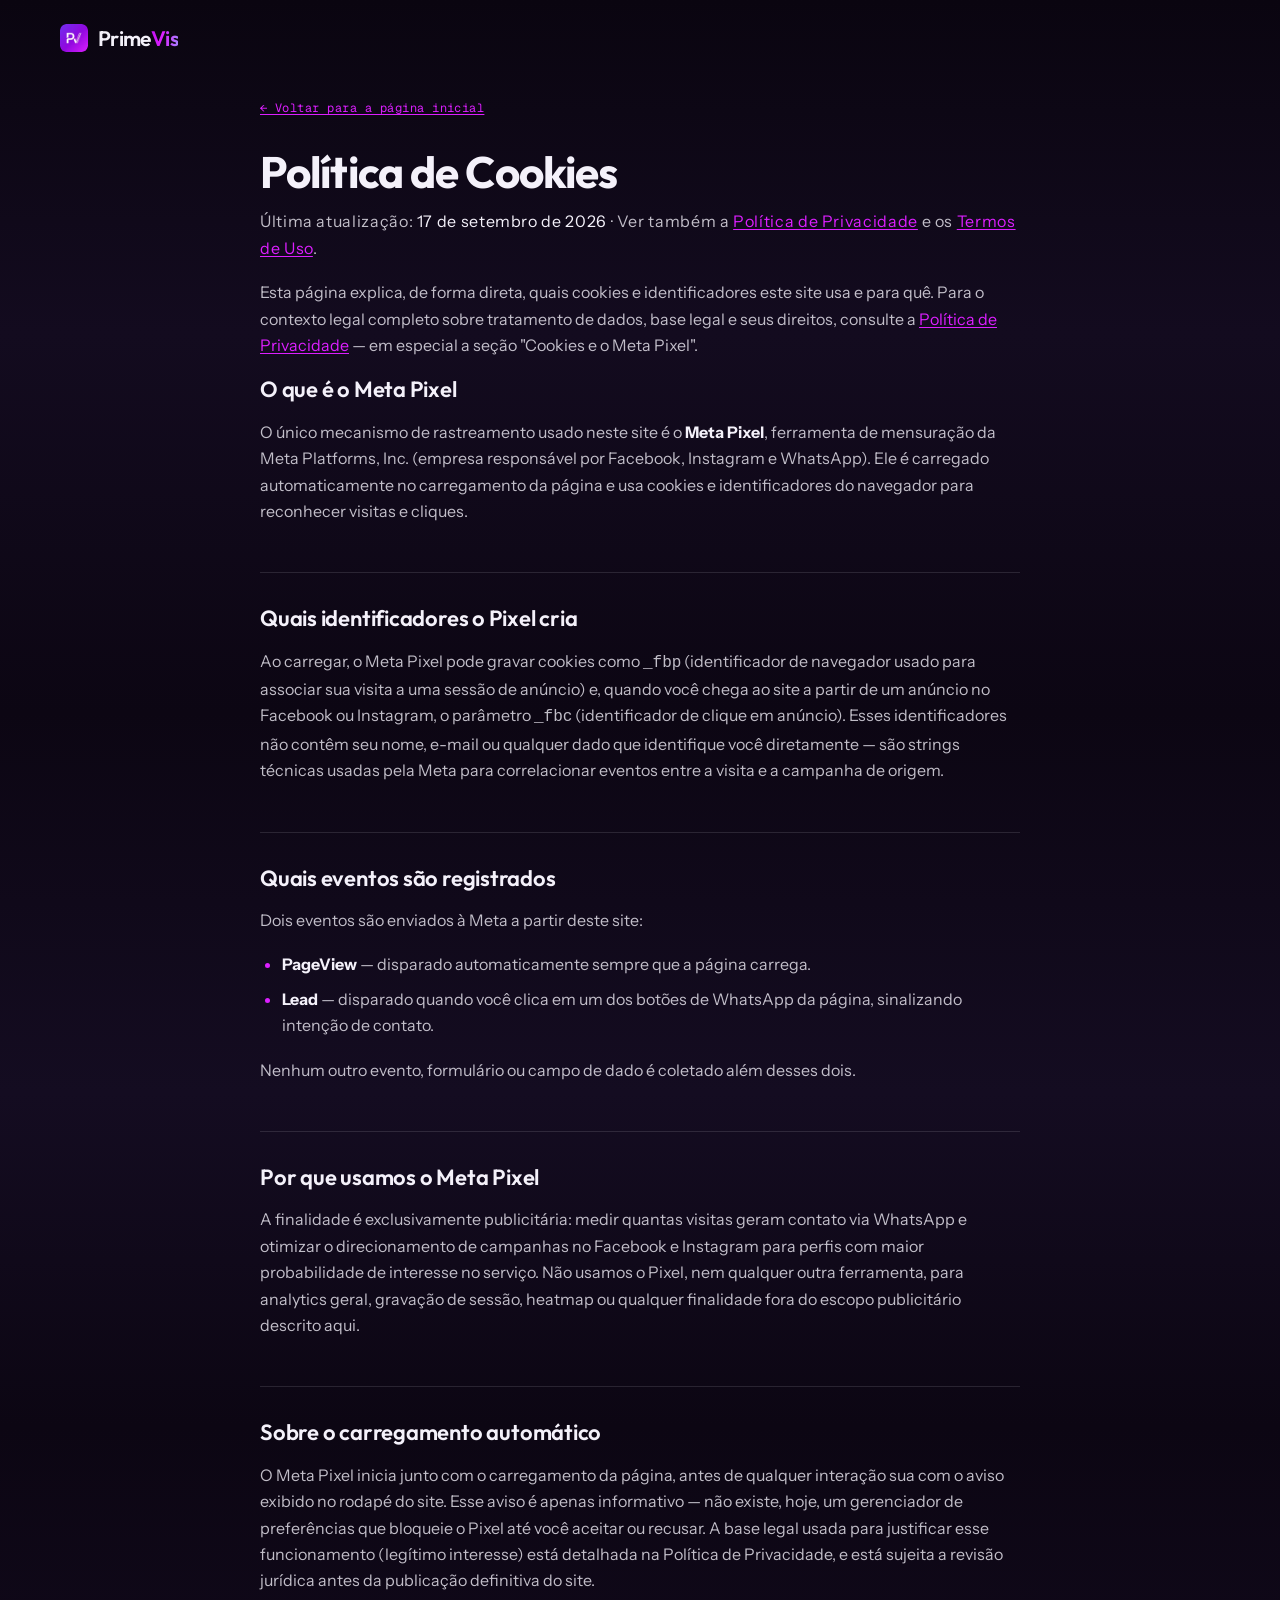
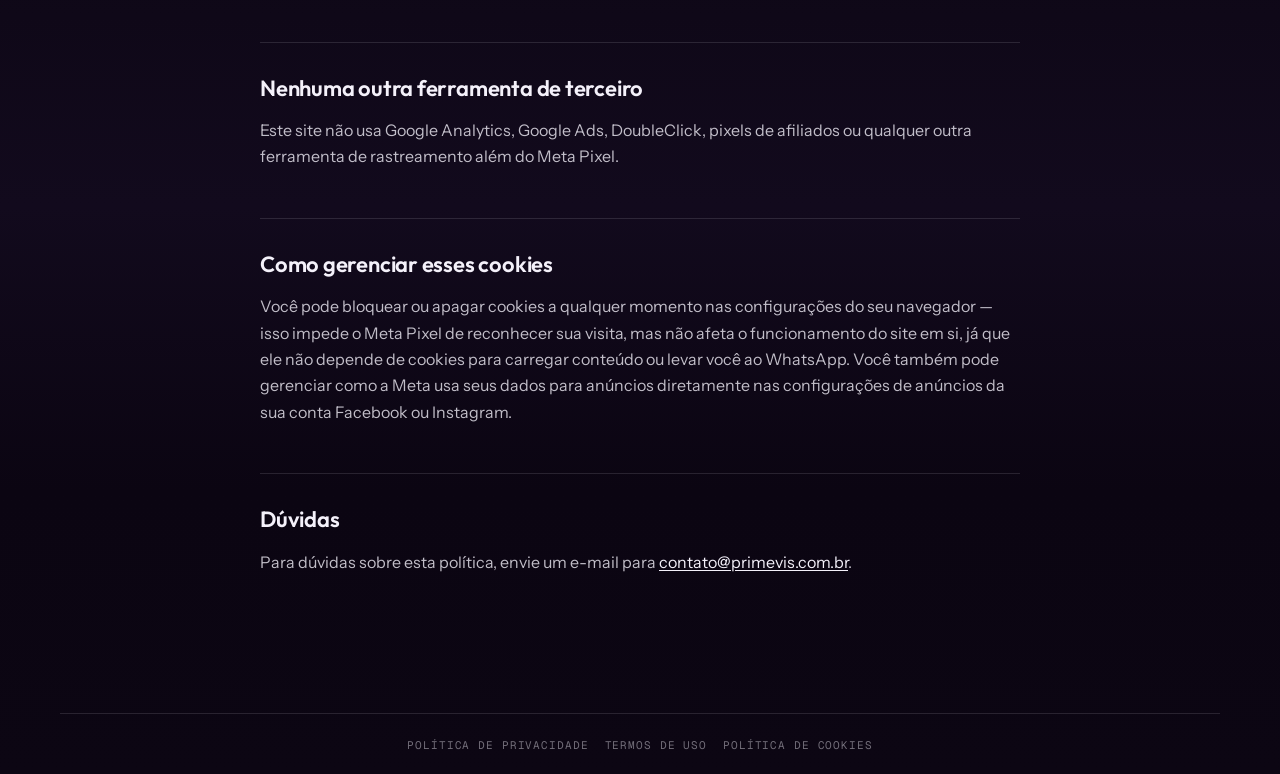
<file: politica-de-cookies.html>
<!DOCTYPE html>
<html lang="pt-BR">
<head>
<meta charset="utf-8">
<meta name="viewport" content="width=device-width, initial-scale=1">
<title>Política de Cookies | PrimeVis</title>
<meta name="description" content="Quais cookies e identificadores o Meta Pixel cria neste site, e para quê.">
<meta name="robots" content="noindex, nofollow">

<link rel="preconnect" href="https://fonts.googleapis.com">
<link rel="preconnect" href="https://fonts.gstatic.com" crossorigin>
<link rel="stylesheet" media="print" onload="this.media='all'"
      href="https://fonts.googleapis.com/css2?family=Outfit:wght@400;500;600;700&family=Instrument+Sans:wght@400;500;600;700&family=Geist+Mono:wght@400;500&display=swap">
<noscript><link rel="stylesheet" href="https://fonts.googleapis.com/css2?family=Outfit:wght@400;500;600;700&family=Instrument+Sans:wght@400;500;600;700&family=Geist+Mono:wght@400;500&display=swap"></noscript>

<link rel="icon" type="image/png" sizes="32x32" href="assets/img/favicon-32.png">
<link rel="icon" type="image/png" sizes="512x512" href="assets/img/favicon-source-512.png">
<link rel="apple-touch-icon" href="assets/img/apple-touch-icon.png">

<link rel="stylesheet" href="assets/css/tokens/colors.css">
<link rel="stylesheet" href="assets/css/tokens/typography.css">
<link rel="stylesheet" href="assets/css/tokens/spacing.css">
<link rel="stylesheet" href="assets/css/tokens/shape.css">
<link rel="stylesheet" href="assets/css/tokens/motion.css">
<link rel="stylesheet" href="assets/css/legal.css">

<style>
body{margin:0;background:#0C0613}
a{color:#DC1FFF;text-decoration:none}
a:hover{color:#F4F1FA}
.pv-header-inner{flex-wrap:wrap;row-gap:12px}
</style>

<!-- Meta Pixel Code -->
<script src="assets/js/capi-relay.js"></script>
<script>
!function(f,b,e,v,n,t,s)
{if(f.fbq)return;n=f.fbq=function(){n.callMethod?
n.callMethod.apply(n,arguments):n.queue.push(arguments)};
if(!f._fbq)f._fbq=n;n.push=n;n.loaded=!0;n.version='2.0';
n.queue=[];t=b.createElement(e);t.async=!0;
t.src=v;s=b.getElementsByTagName(e)[0];
s.parentNode.insertBefore(t,s)}(window, document,'script',
'https://connect.facebook.net/en_US/fbevents.js');
fbq('init', '692402367298918');
var pvPageViewId = window.PV_CAPI.genId('pv');
fbq('track', 'PageView', {}, {eventID: pvPageViewId});
window.PV_CAPI.send('PageView', pvPageViewId);
</script>
<noscript><img height="1" width="1" style="display:none"
src="https://www.facebook.com/tr?id=692402367298918&ev=PageView&noscript=1"
/></noscript>
<!-- End Meta Pixel Code -->
</head>
<body>
<div style="font-family:'Instrument Sans',system-ui,sans-serif;background:#0C0613;background-image:linear-gradient(180deg,#0A0510 0%,#130B1F 14%,#0C0613 30%,#140C21 46%,#0C0613 60%,#120A1D 76%,#0B0512 88%,#0C0613 100%);color:#F4F1FA;overflow-x:hidden;min-height:100vh;display:flex;flex-direction:column">

<header style="padding:24px">
<div class="pv-header-inner" style="max-width:1160px;margin:0 auto;display:flex;align-items:center;justify-content:space-between;gap:40px">
<a href="index.html" style="display:inline-flex;align-items:center;gap:10px"><img src="assets/img/logo-primevis-128.webp" alt="PrimeVis" width="28" height="28" style="display:block;width:28px;height:28px;border-radius:22%"><span style="font-family:'Outfit',system-ui,sans-serif;font-weight:600;font-size:21px;letter-spacing:-.03em;color:#F4F1FA">Prime<span style="background-image:linear-gradient(96deg,#C112F0 0%,#DC1FFF 44%,#A683FF 100%);-webkit-background-clip:text;background-clip:text;-webkit-text-fill-color:transparent;color:#DC1FFF">Vis</span></span></a>
</div>
</header>

<main style="flex:1 0 auto;padding:24px 24px 96px">
<div class="pv-legal" style="max-width:760px;margin:0 auto">
<nav class="pv-legal-nav"><a href="index.html">← Voltar para a página inicial</a></nav>

<h1>Política de Cookies</h1>
<p class="pv-legal-meta">Última atualização: <span data-legal="ultimaAtualizacao">17 de setembro de 2026</span> · Ver também a <a href="politica-de-privacidade.html">Política de Privacidade</a> e os <a href="termos-de-uso.html">Termos de Uso</a>.</p>

<p>Esta página explica, de forma direta, quais cookies e identificadores este site usa e para quê. Para o contexto legal completo sobre tratamento de dados, base legal e seus direitos, consulte a <a href="politica-de-privacidade.html">Política de Privacidade</a> — em especial a seção "Cookies e o Meta Pixel".</p>

<h2>O que é o Meta Pixel</h2>
<p>O único mecanismo de rastreamento usado neste site é o <strong>Meta Pixel</strong>, ferramenta de mensuração da Meta Platforms, Inc. (empresa responsável por Facebook, Instagram e WhatsApp). Ele é carregado automaticamente no carregamento da página e usa cookies e identificadores do navegador para reconhecer visitas e cliques.</p>

<h2>Quais identificadores o Pixel cria</h2>
<p>Ao carregar, o Meta Pixel pode gravar cookies como <code>_fbp</code> (identificador de navegador usado para associar sua visita a uma sessão de anúncio) e, quando você chega ao site a partir de um anúncio no Facebook ou Instagram, o parâmetro <code>_fbc</code> (identificador de clique em anúncio). Esses identificadores não contêm seu nome, e-mail ou qualquer dado que identifique você diretamente — são strings técnicas usadas pela Meta para correlacionar eventos entre a visita e a campanha de origem.</p>

<h2>Quais eventos são registrados</h2>
<p>Dois eventos são enviados à Meta a partir deste site:</p>
<ul>
<li><strong>PageView</strong> — disparado automaticamente sempre que a página carrega.</li>
<li><strong>Lead</strong> — disparado quando você clica em um dos botões de WhatsApp da página, sinalizando intenção de contato.</li>
</ul>
<p>Nenhum outro evento, formulário ou campo de dado é coletado além desses dois.</p>

<h2>Por que usamos o Meta Pixel</h2>
<p>A finalidade é exclusivamente publicitária: medir quantas visitas geram contato via WhatsApp e otimizar o direcionamento de campanhas no Facebook e Instagram para perfis com maior probabilidade de interesse no serviço. Não usamos o Pixel, nem qualquer outra ferramenta, para analytics geral, gravação de sessão, heatmap ou qualquer finalidade fora do escopo publicitário descrito aqui.</p>

<h2>Sobre o carregamento automático</h2>
<p>O Meta Pixel inicia junto com o carregamento da página, antes de qualquer interação sua com o aviso exibido no rodapé do site. Esse aviso é apenas informativo — não existe, hoje, um gerenciador de preferências que bloqueie o Pixel até você aceitar ou recusar. A base legal usada para justificar esse funcionamento (legítimo interesse) está detalhada na Política de Privacidade, e está sujeita a revisão jurídica antes da publicação definitiva do site.</p>

<h2>Nenhuma outra ferramenta de terceiro</h2>
<p>Este site não usa Google Analytics, Google Ads, DoubleClick, pixels de afiliados ou qualquer outra ferramenta de rastreamento além do Meta Pixel.</p>

<h2>Como gerenciar esses cookies</h2>
<p>Você pode bloquear ou apagar cookies a qualquer momento nas configurações do seu navegador — isso impede o Meta Pixel de reconhecer sua visita, mas não afeta o funcionamento do site em si, já que ele não depende de cookies para carregar conteúdo ou levar você ao WhatsApp. Você também pode gerenciar como a Meta usa seus dados para anúncios diretamente nas configurações de anúncios da sua conta Facebook ou Instagram.</p>

<h2>Dúvidas</h2>
<p>Para dúvidas sobre esta política, envie um e-mail para <a href="mailto:contato@primevis.com.br" data-legal="emailPrivacidade">contato@primevis.com.br</a>.</p>

</div>
</main>

<footer style="padding:24px">
<div style="max-width:1160px;margin:0 auto;display:flex;flex-wrap:wrap;align-items:center;justify-content:center;gap:16px;border-top:1px solid rgba(244,241,250,.12);padding-top:24px">
<a href="politica-de-privacidade.html" style="font-family:'Geist Mono',ui-monospace,monospace;font-size:11px;letter-spacing:.08em;color:rgba(244,241,250,.44)">POLÍTICA DE PRIVACIDADE</a>
<a href="termos-de-uso.html" style="font-family:'Geist Mono',ui-monospace,monospace;font-size:11px;letter-spacing:.08em;color:rgba(244,241,250,.44)">TERMOS DE USO</a>
<a href="politica-de-cookies.html" style="font-family:'Geist Mono',ui-monospace,monospace;font-size:11px;letter-spacing:.08em;color:rgba(244,241,250,.44)">POLÍTICA DE COOKIES</a>
</div>
</footer>

</div>

<script src="assets/js/legal-config.js"></script>
<script src="assets/js/legal-fill.js"></script>
</body>
</html>
</file>
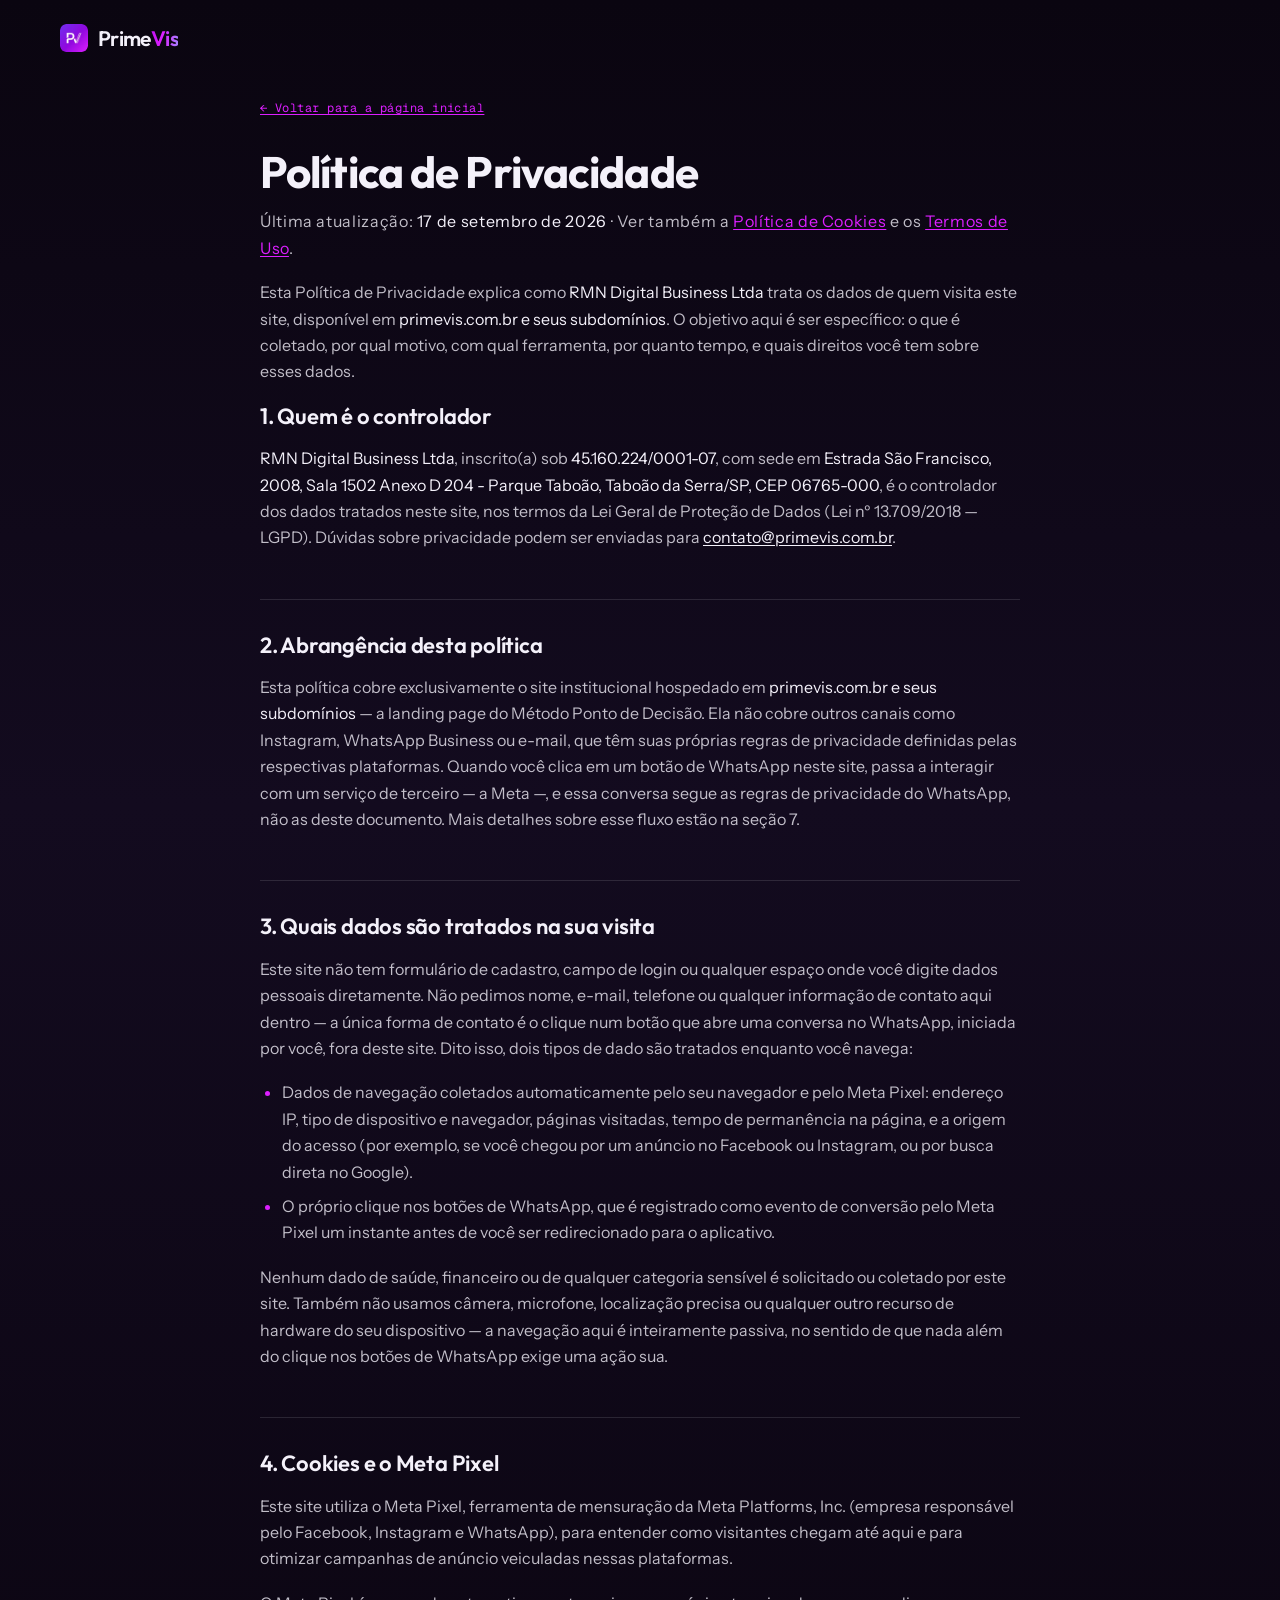
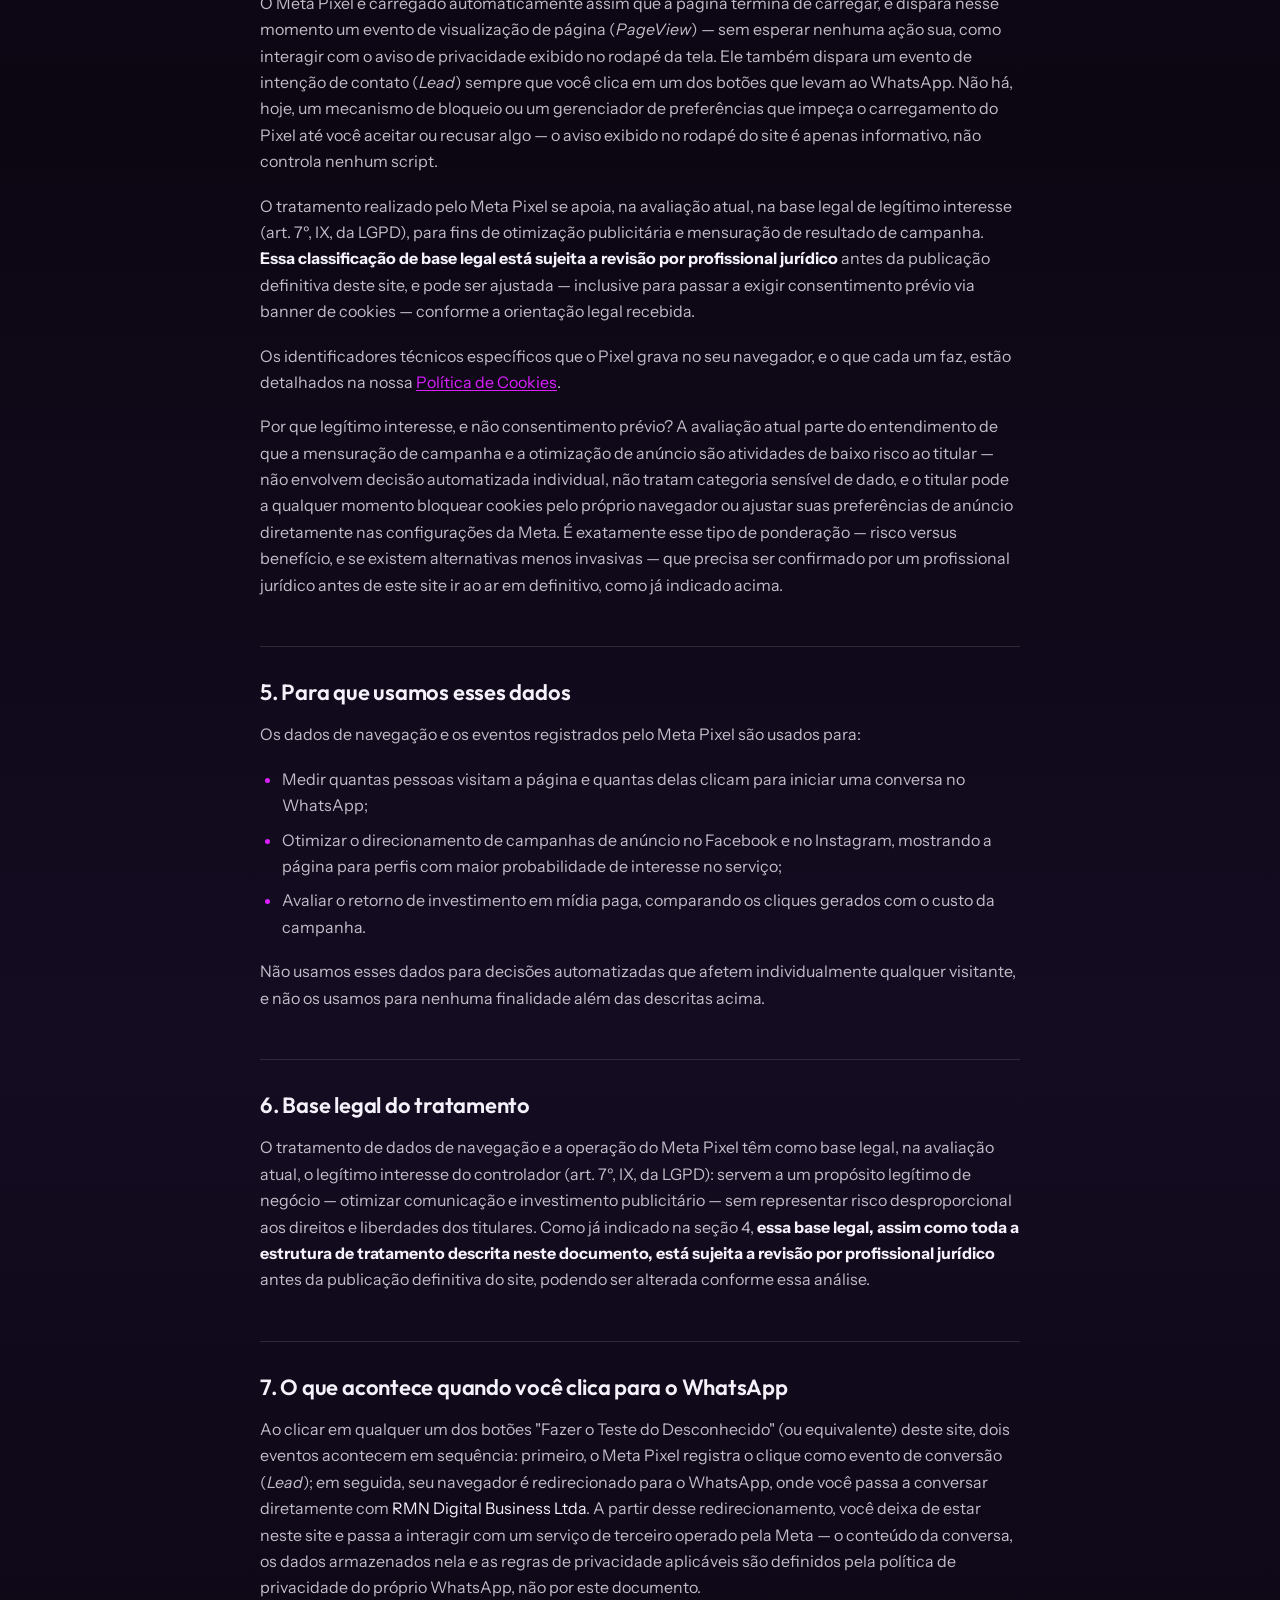
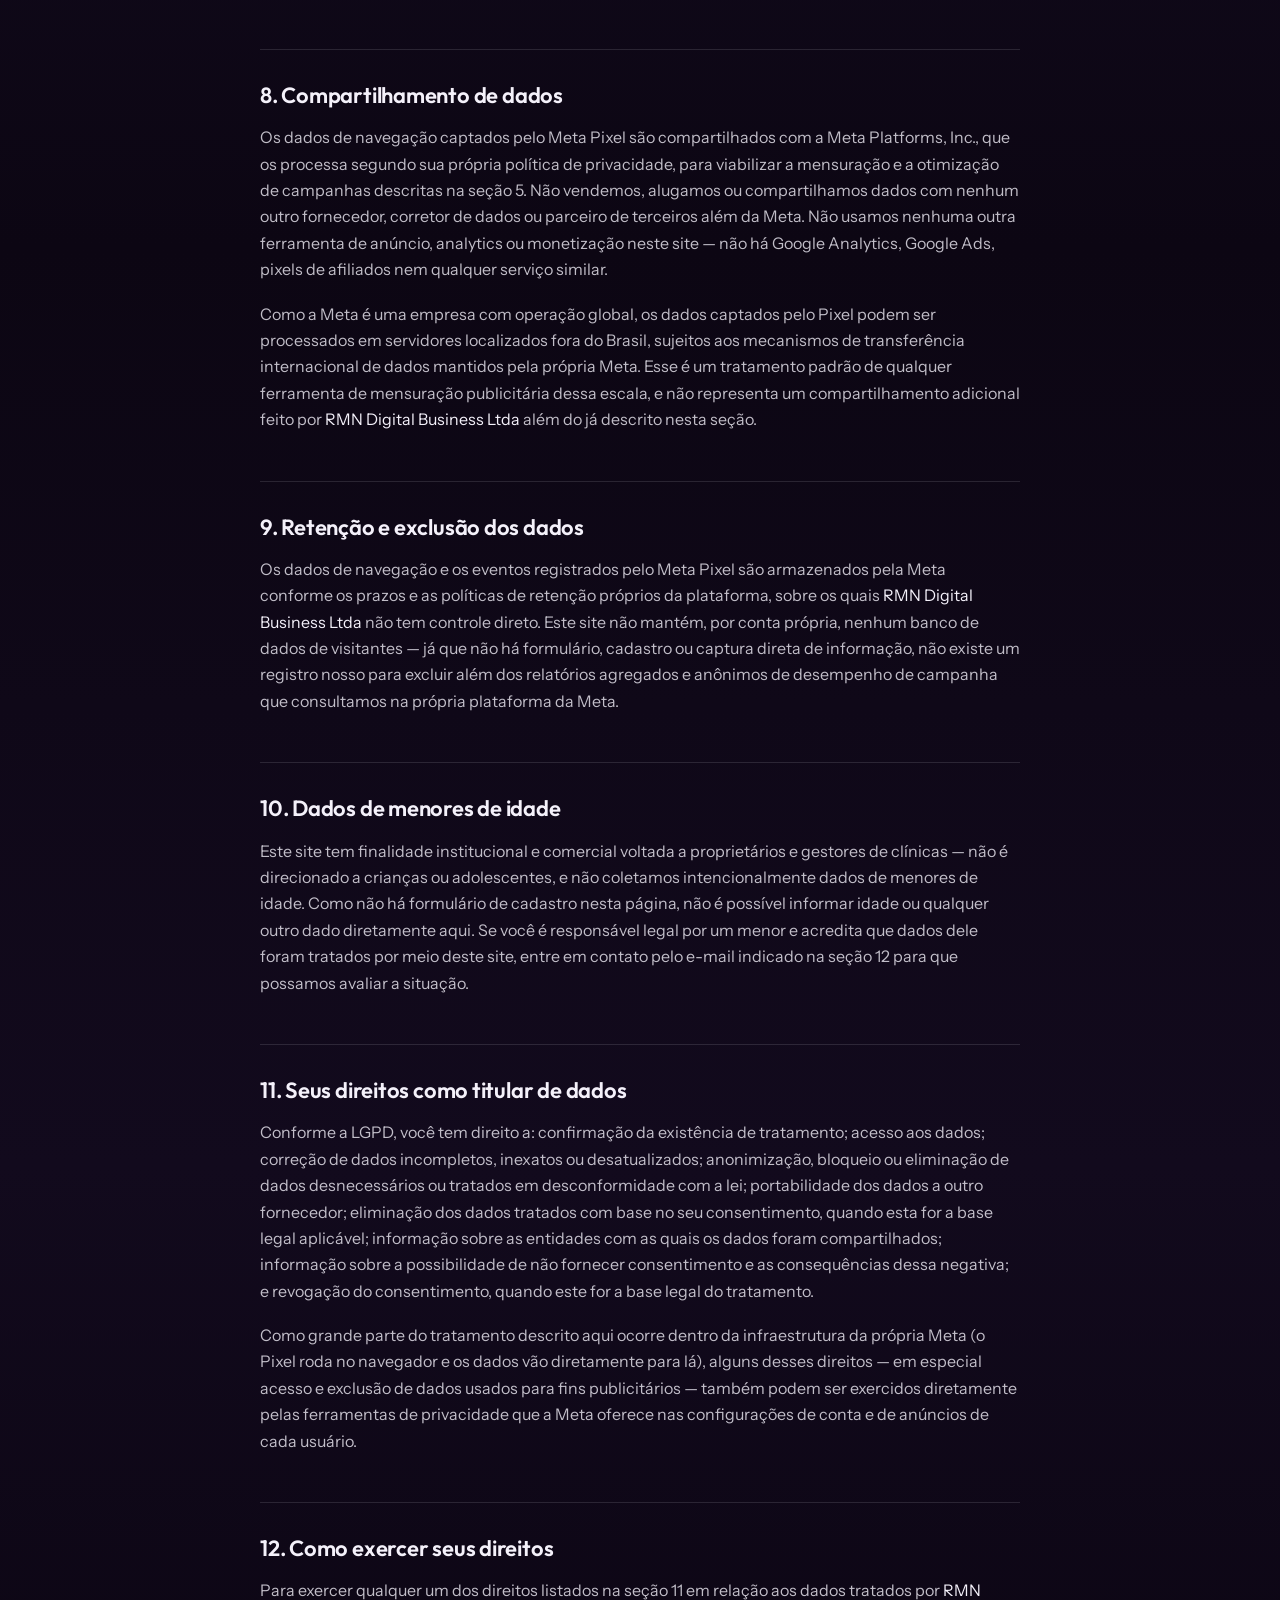
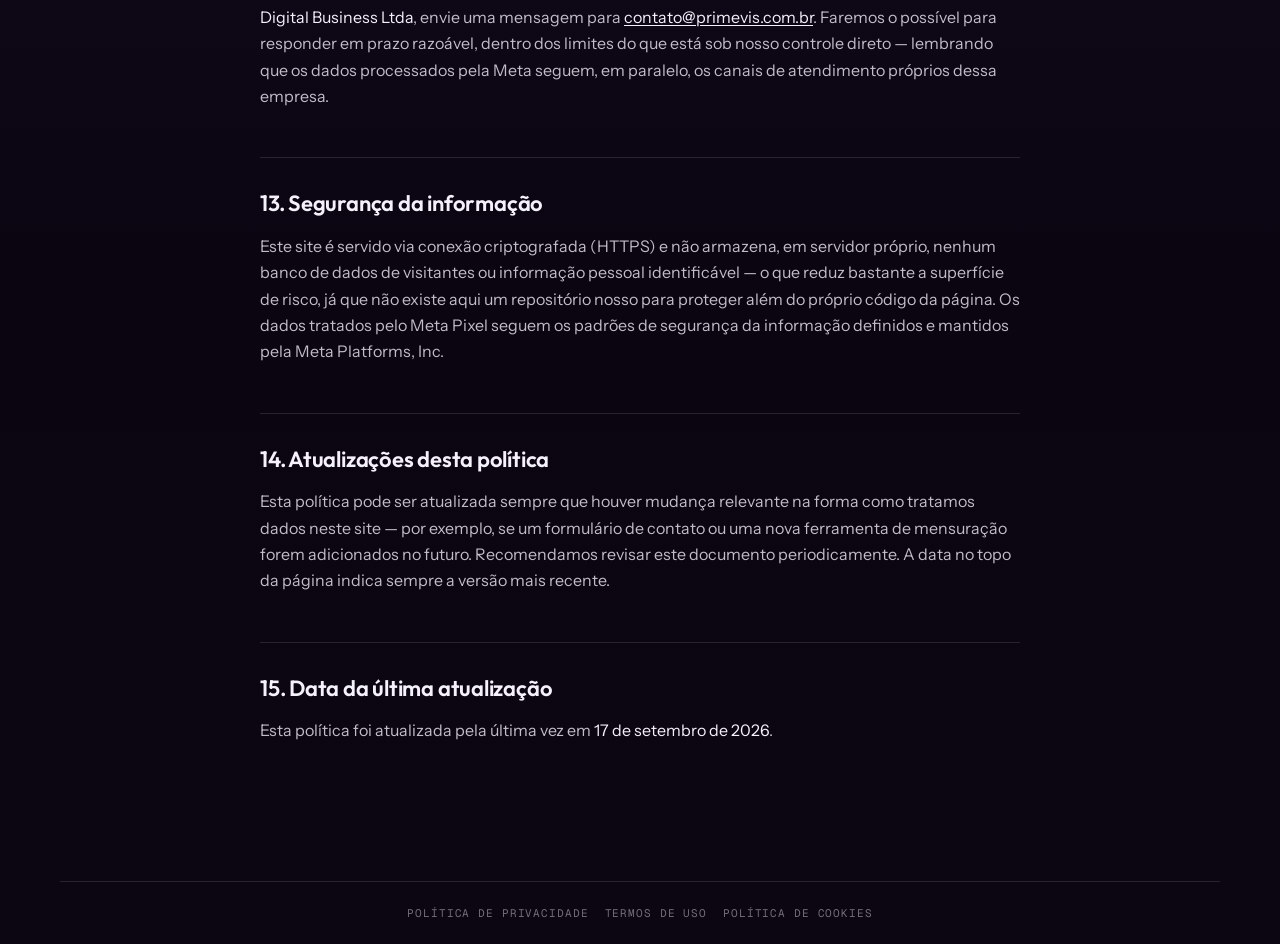
<file: politica-de-privacidade.html>
<!DOCTYPE html>
<html lang="pt-BR">
<head>
<meta charset="utf-8">
<meta name="viewport" content="width=device-width, initial-scale=1">
<title>Política de Privacidade | PrimeVis</title>
<meta name="description" content="Como a PrimeVis trata dados de quem visita a landing page do Método Ponto de Decisão, incluindo o uso do Meta Pixel.">
<meta name="robots" content="noindex, nofollow">

<link rel="preconnect" href="https://fonts.googleapis.com">
<link rel="preconnect" href="https://fonts.gstatic.com" crossorigin>
<link rel="stylesheet" media="print" onload="this.media='all'"
      href="https://fonts.googleapis.com/css2?family=Outfit:wght@400;500;600;700&family=Instrument+Sans:wght@400;500;600;700&family=Geist+Mono:wght@400;500&display=swap">
<noscript><link rel="stylesheet" href="https://fonts.googleapis.com/css2?family=Outfit:wght@400;500;600;700&family=Instrument+Sans:wght@400;500;600;700&family=Geist+Mono:wght@400;500&display=swap"></noscript>

<link rel="icon" type="image/png" sizes="32x32" href="assets/img/favicon-32.png">
<link rel="icon" type="image/png" sizes="512x512" href="assets/img/favicon-source-512.png">
<link rel="apple-touch-icon" href="assets/img/apple-touch-icon.png">

<link rel="stylesheet" href="assets/css/tokens/colors.css">
<link rel="stylesheet" href="assets/css/tokens/typography.css">
<link rel="stylesheet" href="assets/css/tokens/spacing.css">
<link rel="stylesheet" href="assets/css/tokens/shape.css">
<link rel="stylesheet" href="assets/css/tokens/motion.css">
<link rel="stylesheet" href="assets/css/legal.css">

<style>
body{margin:0;background:#0C0613}
a{color:#DC1FFF;text-decoration:none}
a:hover{color:#F4F1FA}
.pv-header-inner{flex-wrap:wrap;row-gap:12px}
</style>

<!-- Meta Pixel Code -->
<script src="assets/js/capi-relay.js"></script>
<script>
!function(f,b,e,v,n,t,s)
{if(f.fbq)return;n=f.fbq=function(){n.callMethod?
n.callMethod.apply(n,arguments):n.queue.push(arguments)};
if(!f._fbq)f._fbq=n;n.push=n;n.loaded=!0;n.version='2.0';
n.queue=[];t=b.createElement(e);t.async=!0;
t.src=v;s=b.getElementsByTagName(e)[0];
s.parentNode.insertBefore(t,s)}(window, document,'script',
'https://connect.facebook.net/en_US/fbevents.js');
fbq('init', '692402367298918');
var pvPageViewId = window.PV_CAPI.genId('pv');
fbq('track', 'PageView', {}, {eventID: pvPageViewId});
window.PV_CAPI.send('PageView', pvPageViewId);
</script>
<noscript><img height="1" width="1" style="display:none"
src="https://www.facebook.com/tr?id=692402367298918&ev=PageView&noscript=1"
/></noscript>
<!-- End Meta Pixel Code -->
</head>
<body>
<div style="font-family:'Instrument Sans',system-ui,sans-serif;background:#0C0613;background-image:linear-gradient(180deg,#0A0510 0%,#130B1F 14%,#0C0613 30%,#140C21 46%,#0C0613 60%,#120A1D 76%,#0B0512 88%,#0C0613 100%);color:#F4F1FA;overflow-x:hidden;min-height:100vh;display:flex;flex-direction:column">

<header style="padding:24px">
<div class="pv-header-inner" style="max-width:1160px;margin:0 auto;display:flex;align-items:center;justify-content:space-between;gap:40px">
<a href="index.html" style="display:inline-flex;align-items:center;gap:10px"><img src="assets/img/logo-primevis-128.webp" alt="PrimeVis" width="28" height="28" style="display:block;width:28px;height:28px;border-radius:22%"><span style="font-family:'Outfit',system-ui,sans-serif;font-weight:600;font-size:21px;letter-spacing:-.03em;color:#F4F1FA">Prime<span style="background-image:linear-gradient(96deg,#C112F0 0%,#DC1FFF 44%,#A683FF 100%);-webkit-background-clip:text;background-clip:text;-webkit-text-fill-color:transparent;color:#DC1FFF">Vis</span></span></a>
</div>
</header>

<main style="flex:1 0 auto;padding:24px 24px 96px">
<div class="pv-legal" style="max-width:760px;margin:0 auto">
<nav class="pv-legal-nav"><a href="index.html">← Voltar para a página inicial</a></nav>

<h1>Política de Privacidade</h1>
<p class="pv-legal-meta">Última atualização: <span data-legal="ultimaAtualizacao">17 de setembro de 2026</span> · Ver também a <a href="politica-de-cookies.html">Política de Cookies</a> e os <a href="termos-de-uso.html">Termos de Uso</a>.</p>

<p>Esta Política de Privacidade explica como <span data-legal="controladorNome">RMN Digital Business Ltda</span> trata os dados de quem visita este site, disponível em <span data-legal="dominio">primevis.com.br e seus subdomínios</span>. O objetivo aqui é ser específico: o que é coletado, por qual motivo, com qual ferramenta, por quanto tempo, e quais direitos você tem sobre esses dados.</p>

<h2>1. Quem é o controlador</h2>
<p><span data-legal="controladorNome">RMN Digital Business Ltda</span>, inscrito(a) sob <span data-legal="controladorDoc">45.160.224/0001-07</span>, com sede em <span data-legal="endereco">Estrada São Francisco, 2008, Sala 1502 Anexo D 204 - Parque Taboão, Taboão da Serra/SP, CEP 06765-000</span>, é o controlador dos dados tratados neste site, nos termos da Lei Geral de Proteção de Dados (Lei nº 13.709/2018 — LGPD). Dúvidas sobre privacidade podem ser enviadas para <a href="mailto:contato@primevis.com.br" data-legal="emailPrivacidade">contato@primevis.com.br</a>.</p>

<h2>2. Abrangência desta política</h2>
<p>Esta política cobre exclusivamente o site institucional hospedado em <span data-legal="dominio">primevis.com.br e seus subdomínios</span> — a landing page do Método Ponto de Decisão. Ela não cobre outros canais como Instagram, WhatsApp Business ou e-mail, que têm suas próprias regras de privacidade definidas pelas respectivas plataformas. Quando você clica em um botão de WhatsApp neste site, passa a interagir com um serviço de terceiro — a Meta —, e essa conversa segue as regras de privacidade do WhatsApp, não as deste documento. Mais detalhes sobre esse fluxo estão na seção 7.</p>

<h2>3. Quais dados são tratados na sua visita</h2>
<p>Este site não tem formulário de cadastro, campo de login ou qualquer espaço onde você digite dados pessoais diretamente. Não pedimos nome, e-mail, telefone ou qualquer informação de contato aqui dentro — a única forma de contato é o clique num botão que abre uma conversa no WhatsApp, iniciada por você, fora deste site. Dito isso, dois tipos de dado são tratados enquanto você navega:</p>
<ul>
<li>Dados de navegação coletados automaticamente pelo seu navegador e pelo Meta Pixel: endereço IP, tipo de dispositivo e navegador, páginas visitadas, tempo de permanência na página, e a origem do acesso (por exemplo, se você chegou por um anúncio no Facebook ou Instagram, ou por busca direta no Google).</li>
<li>O próprio clique nos botões de WhatsApp, que é registrado como evento de conversão pelo Meta Pixel um instante antes de você ser redirecionado para o aplicativo.</li>
</ul>
<p>Nenhum dado de saúde, financeiro ou de qualquer categoria sensível é solicitado ou coletado por este site. Também não usamos câmera, microfone, localização precisa ou qualquer outro recurso de hardware do seu dispositivo — a navegação aqui é inteiramente passiva, no sentido de que nada além do clique nos botões de WhatsApp exige uma ação sua.</p>

<h2>4. Cookies e o Meta Pixel</h2>
<p>Este site utiliza o Meta Pixel, ferramenta de mensuração da Meta Platforms, Inc. (empresa responsável pelo Facebook, Instagram e WhatsApp), para entender como visitantes chegam até aqui e para otimizar campanhas de anúncio veiculadas nessas plataformas.</p>
<p>O Meta Pixel é carregado automaticamente assim que a página termina de carregar, e dispara nesse momento um evento de visualização de página (<em>PageView</em>) — sem esperar nenhuma ação sua, como interagir com o aviso de privacidade exibido no rodapé da tela. Ele também dispara um evento de intenção de contato (<em>Lead</em>) sempre que você clica em um dos botões que levam ao WhatsApp. Não há, hoje, um mecanismo de bloqueio ou um gerenciador de preferências que impeça o carregamento do Pixel até você aceitar ou recusar algo — o aviso exibido no rodapé do site é apenas informativo, não controla nenhum script.</p>
<p>O tratamento realizado pelo Meta Pixel se apoia, na avaliação atual, na base legal de legítimo interesse (art. 7º, IX, da LGPD), para fins de otimização publicitária e mensuração de resultado de campanha. <strong>Essa classificação de base legal está sujeita a revisão por profissional jurídico</strong> antes da publicação definitiva deste site, e pode ser ajustada — inclusive para passar a exigir consentimento prévio via banner de cookies — conforme a orientação legal recebida.</p>
<p>Os identificadores técnicos específicos que o Pixel grava no seu navegador, e o que cada um faz, estão detalhados na nossa <a href="politica-de-cookies.html">Política de Cookies</a>.</p>
<p>Por que legítimo interesse, e não consentimento prévio? A avaliação atual parte do entendimento de que a mensuração de campanha e a otimização de anúncio são atividades de baixo risco ao titular — não envolvem decisão automatizada individual, não tratam categoria sensível de dado, e o titular pode a qualquer momento bloquear cookies pelo próprio navegador ou ajustar suas preferências de anúncio diretamente nas configurações da Meta. É exatamente esse tipo de ponderação — risco versus benefício, e se existem alternativas menos invasivas — que precisa ser confirmado por um profissional jurídico antes de este site ir ao ar em definitivo, como já indicado acima.</p>

<h2>5. Para que usamos esses dados</h2>
<p>Os dados de navegação e os eventos registrados pelo Meta Pixel são usados para:</p>
<ul>
<li>Medir quantas pessoas visitam a página e quantas delas clicam para iniciar uma conversa no WhatsApp;</li>
<li>Otimizar o direcionamento de campanhas de anúncio no Facebook e no Instagram, mostrando a página para perfis com maior probabilidade de interesse no serviço;</li>
<li>Avaliar o retorno de investimento em mídia paga, comparando os cliques gerados com o custo da campanha.</li>
</ul>
<p>Não usamos esses dados para decisões automatizadas que afetem individualmente qualquer visitante, e não os usamos para nenhuma finalidade além das descritas acima.</p>

<h2>6. Base legal do tratamento</h2>
<p>O tratamento de dados de navegação e a operação do Meta Pixel têm como base legal, na avaliação atual, o legítimo interesse do controlador (art. 7º, IX, da LGPD): servem a um propósito legítimo de negócio — otimizar comunicação e investimento publicitário — sem representar risco desproporcional aos direitos e liberdades dos titulares. Como já indicado na seção 4, <strong>essa base legal, assim como toda a estrutura de tratamento descrita neste documento, está sujeita a revisão por profissional jurídico</strong> antes da publicação definitiva do site, podendo ser alterada conforme essa análise.</p>

<h2>7. O que acontece quando você clica para o WhatsApp</h2>
<p>Ao clicar em qualquer um dos botões "Fazer o Teste do Desconhecido" (ou equivalente) deste site, dois eventos acontecem em sequência: primeiro, o Meta Pixel registra o clique como evento de conversão (<em>Lead</em>); em seguida, seu navegador é redirecionado para o WhatsApp, onde você passa a conversar diretamente com <span data-legal="controladorNome">RMN Digital Business Ltda</span>. A partir desse redirecionamento, você deixa de estar neste site e passa a interagir com um serviço de terceiro operado pela Meta — o conteúdo da conversa, os dados armazenados nela e as regras de privacidade aplicáveis são definidos pela política de privacidade do próprio WhatsApp, não por este documento.</p>

<h2>8. Compartilhamento de dados</h2>
<p>Os dados de navegação captados pelo Meta Pixel são compartilhados com a Meta Platforms, Inc., que os processa segundo sua própria política de privacidade, para viabilizar a mensuração e a otimização de campanhas descritas na seção 5. Não vendemos, alugamos ou compartilhamos dados com nenhum outro fornecedor, corretor de dados ou parceiro de terceiros além da Meta. Não usamos nenhuma outra ferramenta de anúncio, analytics ou monetização neste site — não há Google Analytics, Google Ads, pixels de afiliados nem qualquer serviço similar.</p>
<p>Como a Meta é uma empresa com operação global, os dados captados pelo Pixel podem ser processados em servidores localizados fora do Brasil, sujeitos aos mecanismos de transferência internacional de dados mantidos pela própria Meta. Esse é um tratamento padrão de qualquer ferramenta de mensuração publicitária dessa escala, e não representa um compartilhamento adicional feito por <span data-legal="controladorNome">RMN Digital Business Ltda</span> além do já descrito nesta seção.</p>

<h2>9. Retenção e exclusão dos dados</h2>
<p>Os dados de navegação e os eventos registrados pelo Meta Pixel são armazenados pela Meta conforme os prazos e as políticas de retenção próprios da plataforma, sobre os quais <span data-legal="controladorNome">RMN Digital Business Ltda</span> não tem controle direto. Este site não mantém, por conta própria, nenhum banco de dados de visitantes — já que não há formulário, cadastro ou captura direta de informação, não existe um registro nosso para excluir além dos relatórios agregados e anônimos de desempenho de campanha que consultamos na própria plataforma da Meta.</p>

<h2>10. Dados de menores de idade</h2>
<p>Este site tem finalidade institucional e comercial voltada a proprietários e gestores de clínicas — não é direcionado a crianças ou adolescentes, e não coletamos intencionalmente dados de menores de idade. Como não há formulário de cadastro nesta página, não é possível informar idade ou qualquer outro dado diretamente aqui. Se você é responsável legal por um menor e acredita que dados dele foram tratados por meio deste site, entre em contato pelo e-mail indicado na seção 12 para que possamos avaliar a situação.</p>

<h2>11. Seus direitos como titular de dados</h2>
<p>Conforme a LGPD, você tem direito a: confirmação da existência de tratamento; acesso aos dados; correção de dados incompletos, inexatos ou desatualizados; anonimização, bloqueio ou eliminação de dados desnecessários ou tratados em desconformidade com a lei; portabilidade dos dados a outro fornecedor; eliminação dos dados tratados com base no seu consentimento, quando esta for a base legal aplicável; informação sobre as entidades com as quais os dados foram compartilhados; informação sobre a possibilidade de não fornecer consentimento e as consequências dessa negativa; e revogação do consentimento, quando este for a base legal do tratamento.</p>
<p>Como grande parte do tratamento descrito aqui ocorre dentro da infraestrutura da própria Meta (o Pixel roda no navegador e os dados vão diretamente para lá), alguns desses direitos — em especial acesso e exclusão de dados usados para fins publicitários — também podem ser exercidos diretamente pelas ferramentas de privacidade que a Meta oferece nas configurações de conta e de anúncios de cada usuário.</p>

<h2>12. Como exercer seus direitos</h2>
<p>Para exercer qualquer um dos direitos listados na seção 11 em relação aos dados tratados por <span data-legal="controladorNome">RMN Digital Business Ltda</span>, envie uma mensagem para <a href="mailto:contato@primevis.com.br" data-legal="emailPrivacidade">contato@primevis.com.br</a>. Faremos o possível para responder em prazo razoável, dentro dos limites do que está sob nosso controle direto — lembrando que os dados processados pela Meta seguem, em paralelo, os canais de atendimento próprios dessa empresa.</p>

<h2>13. Segurança da informação</h2>
<p>Este site é servido via conexão criptografada (HTTPS) e não armazena, em servidor próprio, nenhum banco de dados de visitantes ou informação pessoal identificável — o que reduz bastante a superfície de risco, já que não existe aqui um repositório nosso para proteger além do próprio código da página. Os dados tratados pelo Meta Pixel seguem os padrões de segurança da informação definidos e mantidos pela Meta Platforms, Inc.</p>

<h2>14. Atualizações desta política</h2>
<p>Esta política pode ser atualizada sempre que houver mudança relevante na forma como tratamos dados neste site — por exemplo, se um formulário de contato ou uma nova ferramenta de mensuração forem adicionados no futuro. Recomendamos revisar este documento periodicamente. A data no topo da página indica sempre a versão mais recente.</p>

<h2>15. Data da última atualização</h2>
<p>Esta política foi atualizada pela última vez em <span data-legal="ultimaAtualizacao">17 de setembro de 2026</span>.</p>

</div>
</main>

<footer style="padding:24px">
<div style="max-width:1160px;margin:0 auto;display:flex;flex-wrap:wrap;align-items:center;justify-content:center;gap:16px;border-top:1px solid rgba(244,241,250,.12);padding-top:24px">
<a href="politica-de-privacidade.html" style="font-family:'Geist Mono',ui-monospace,monospace;font-size:11px;letter-spacing:.08em;color:rgba(244,241,250,.44)">POLÍTICA DE PRIVACIDADE</a>
<a href="termos-de-uso.html" style="font-family:'Geist Mono',ui-monospace,monospace;font-size:11px;letter-spacing:.08em;color:rgba(244,241,250,.44)">TERMOS DE USO</a>
<a href="politica-de-cookies.html" style="font-family:'Geist Mono',ui-monospace,monospace;font-size:11px;letter-spacing:.08em;color:rgba(244,241,250,.44)">POLÍTICA DE COOKIES</a>
</div>
</footer>

</div>

<script src="assets/js/legal-config.js"></script>
<script src="assets/js/legal-fill.js"></script>
</body>
</html>
</file>
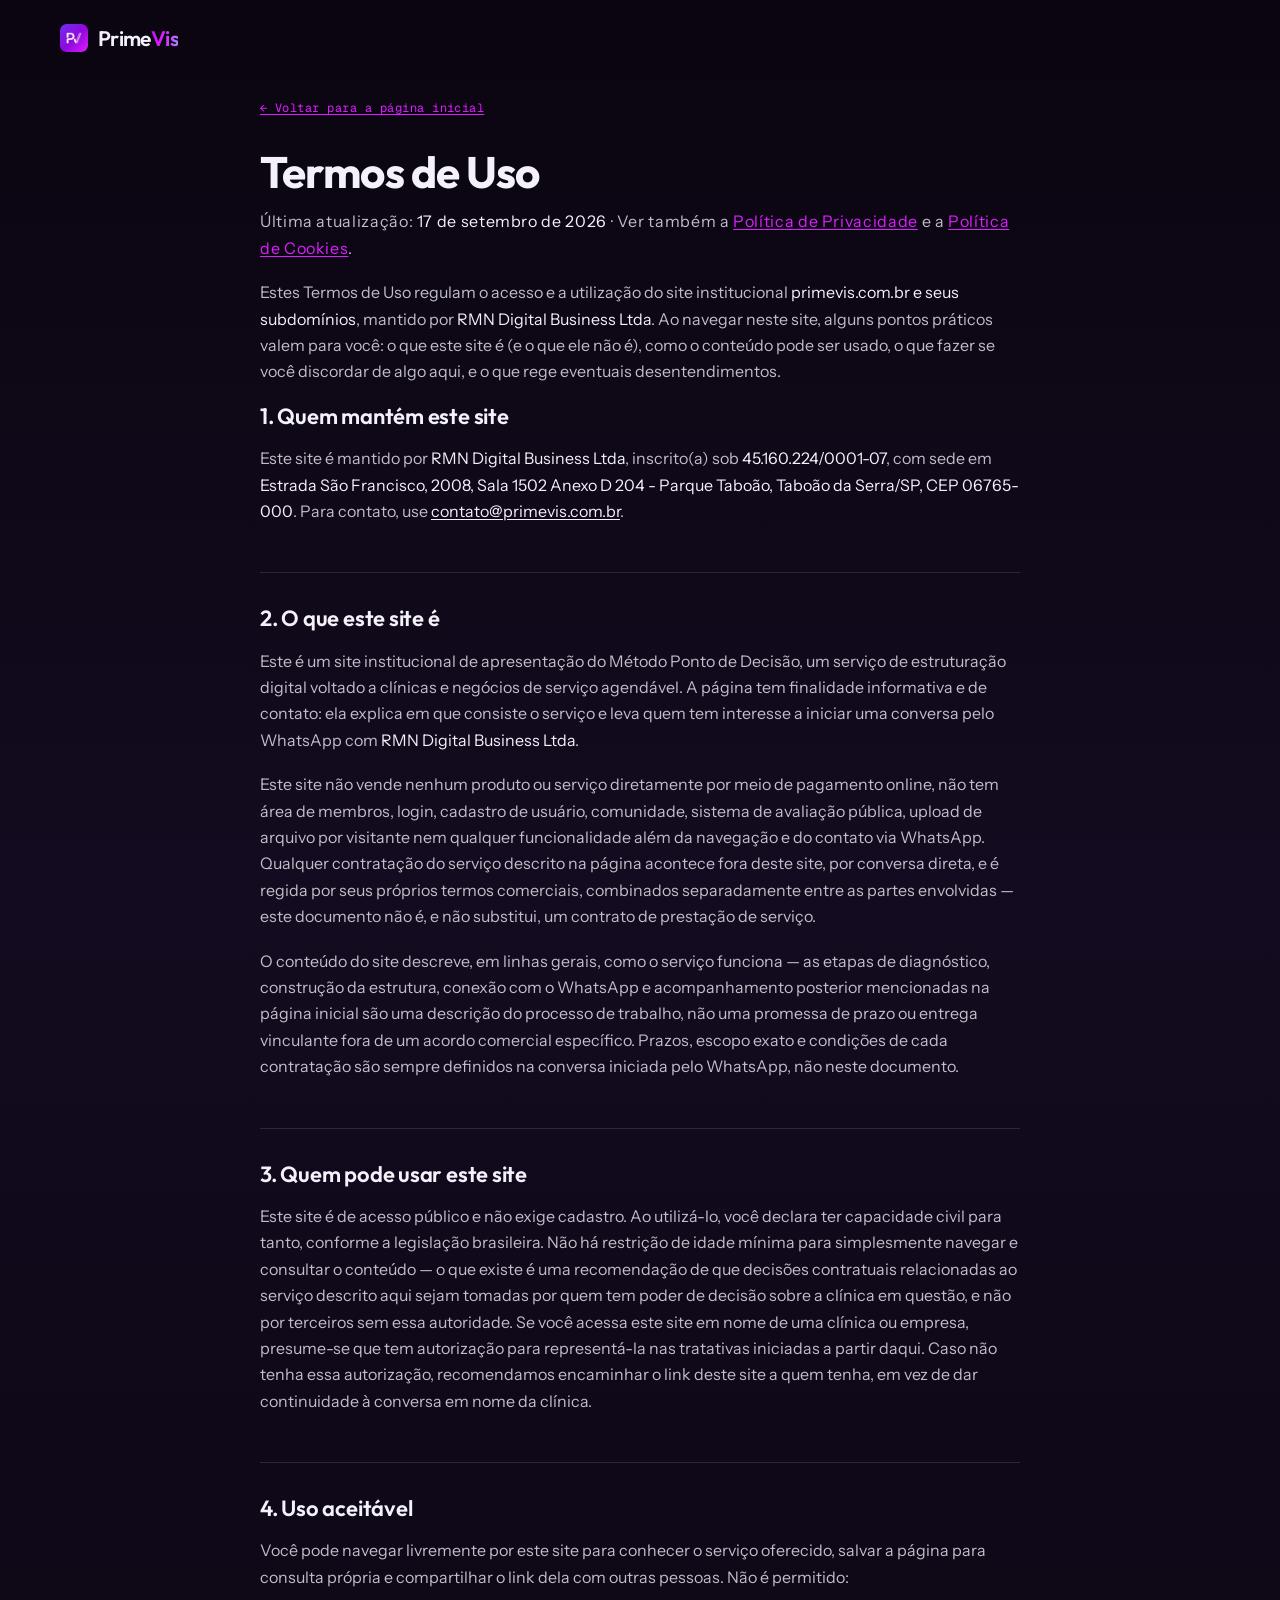
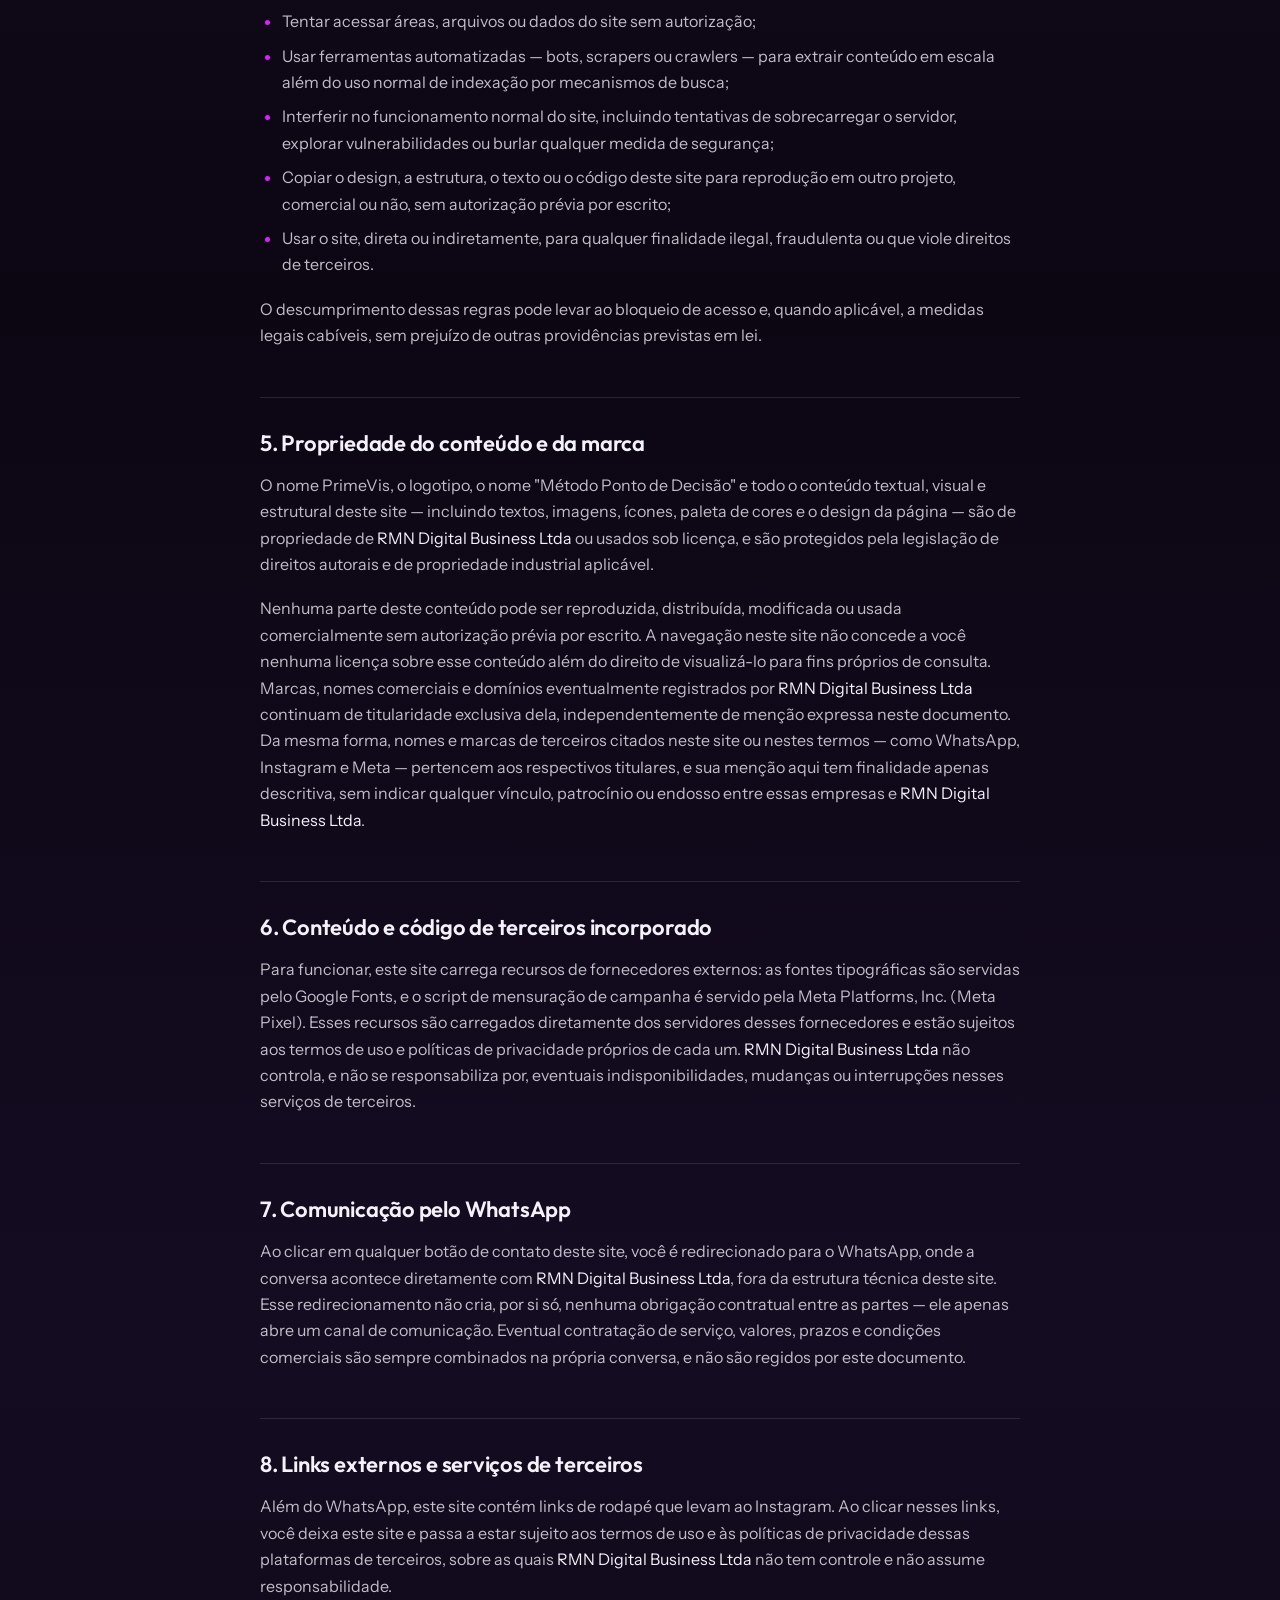
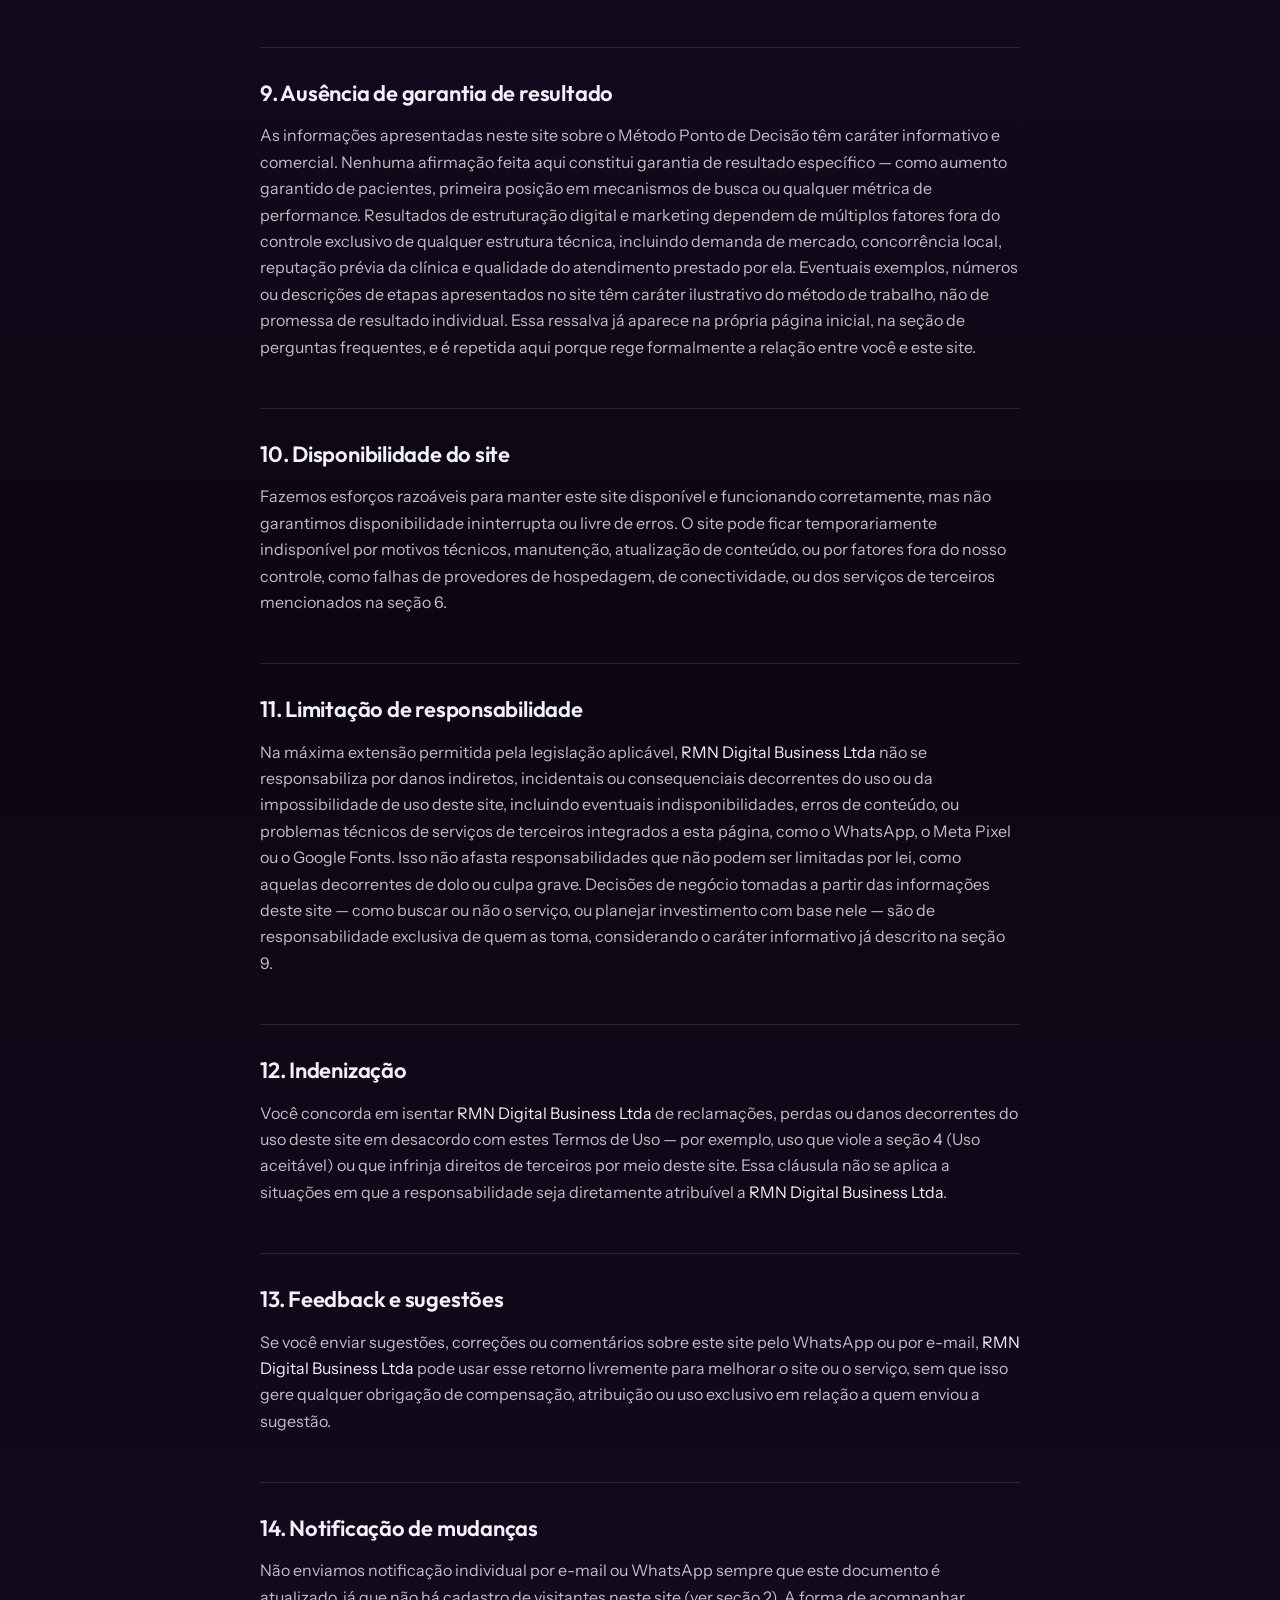
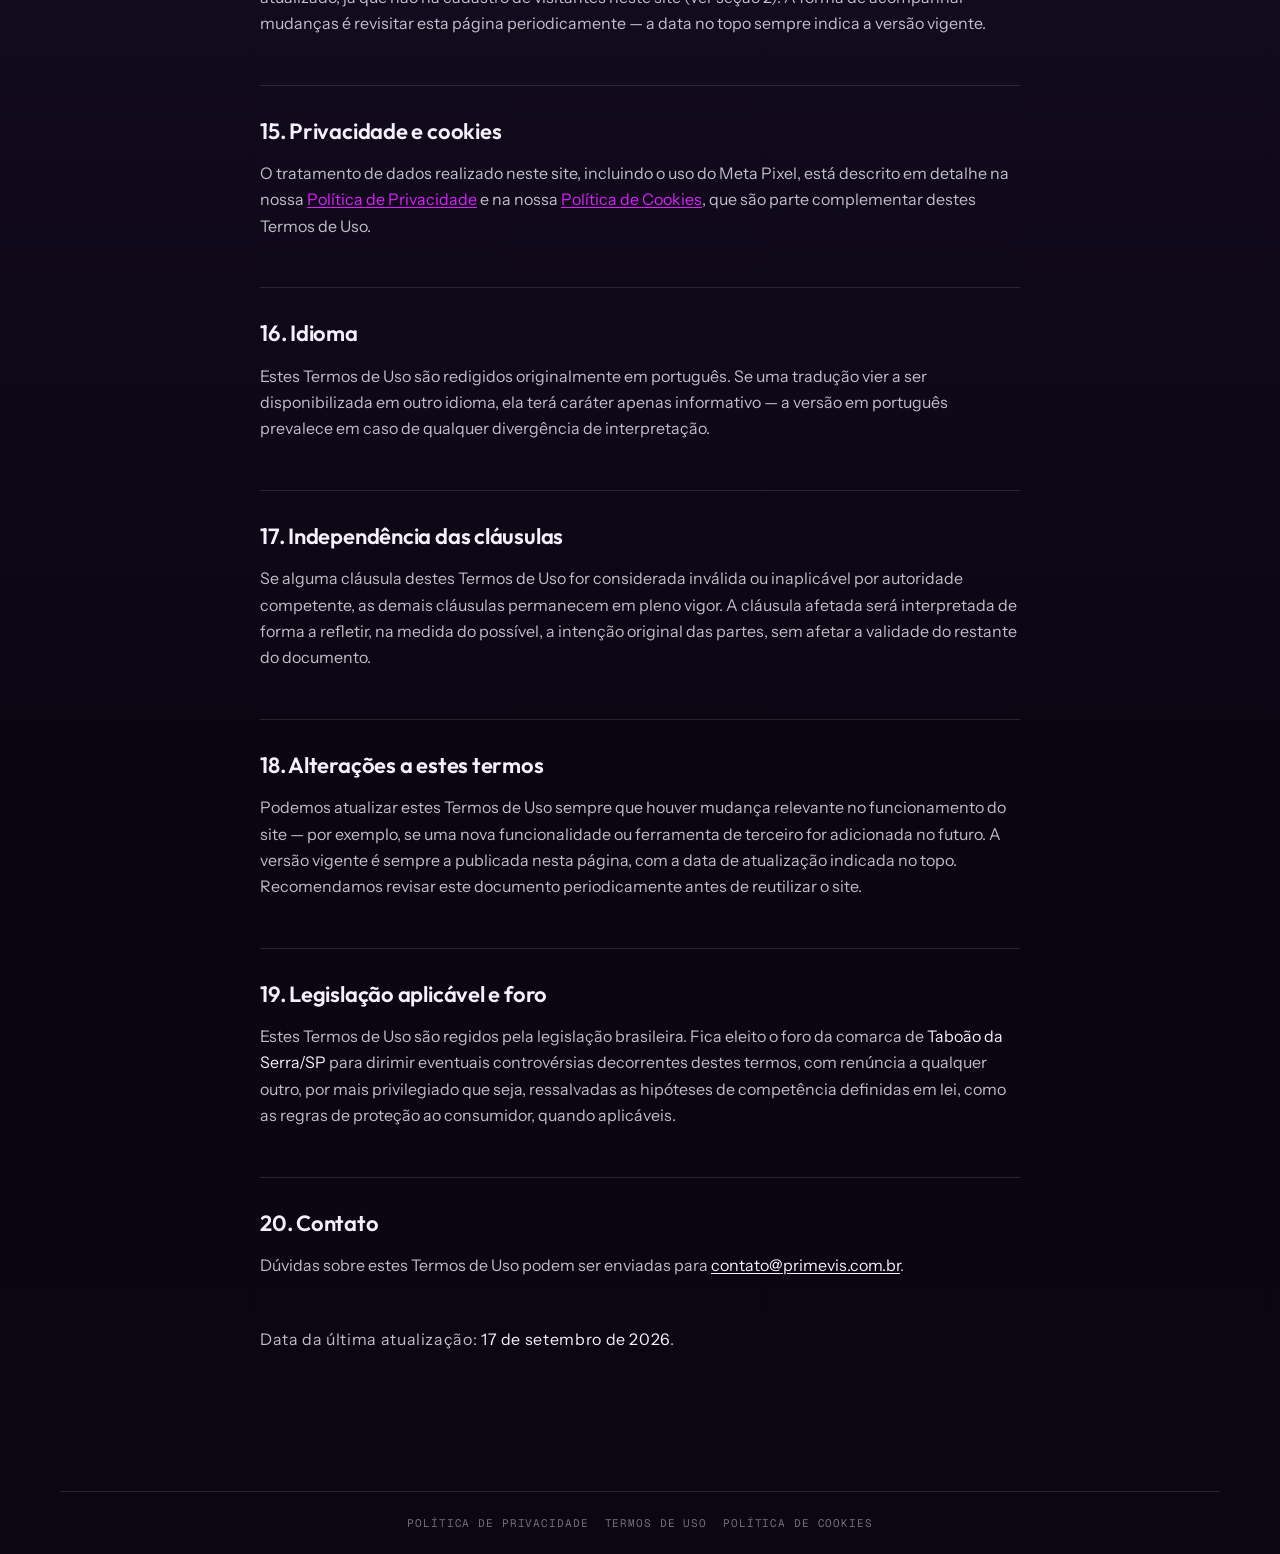
<file: termos-de-uso.html>
<!DOCTYPE html>
<html lang="pt-BR">
<head>
<meta charset="utf-8">
<meta name="viewport" content="width=device-width, initial-scale=1">
<title>Termos de Uso | PrimeVis</title>
<meta name="description" content="Regras de uso do site institucional do Método Ponto de Decisão, da PrimeVis.">
<meta name="robots" content="noindex, nofollow">

<link rel="preconnect" href="https://fonts.googleapis.com">
<link rel="preconnect" href="https://fonts.gstatic.com" crossorigin>
<link rel="stylesheet" media="print" onload="this.media='all'"
      href="https://fonts.googleapis.com/css2?family=Outfit:wght@400;500;600;700&family=Instrument+Sans:wght@400;500;600;700&family=Geist+Mono:wght@400;500&display=swap">
<noscript><link rel="stylesheet" href="https://fonts.googleapis.com/css2?family=Outfit:wght@400;500;600;700&family=Instrument+Sans:wght@400;500;600;700&family=Geist+Mono:wght@400;500&display=swap"></noscript>

<link rel="icon" type="image/png" sizes="32x32" href="assets/img/favicon-32.png">
<link rel="icon" type="image/png" sizes="512x512" href="assets/img/favicon-source-512.png">
<link rel="apple-touch-icon" href="assets/img/apple-touch-icon.png">

<link rel="stylesheet" href="assets/css/tokens/colors.css">
<link rel="stylesheet" href="assets/css/tokens/typography.css">
<link rel="stylesheet" href="assets/css/tokens/spacing.css">
<link rel="stylesheet" href="assets/css/tokens/shape.css">
<link rel="stylesheet" href="assets/css/tokens/motion.css">
<link rel="stylesheet" href="assets/css/legal.css">

<style>
body{margin:0;background:#0C0613}
a{color:#DC1FFF;text-decoration:none}
a:hover{color:#F4F1FA}
.pv-header-inner{flex-wrap:wrap;row-gap:12px}
</style>

<!-- Meta Pixel Code -->
<script src="assets/js/capi-relay.js"></script>
<script>
!function(f,b,e,v,n,t,s)
{if(f.fbq)return;n=f.fbq=function(){n.callMethod?
n.callMethod.apply(n,arguments):n.queue.push(arguments)};
if(!f._fbq)f._fbq=n;n.push=n;n.loaded=!0;n.version='2.0';
n.queue=[];t=b.createElement(e);t.async=!0;
t.src=v;s=b.getElementsByTagName(e)[0];
s.parentNode.insertBefore(t,s)}(window, document,'script',
'https://connect.facebook.net/en_US/fbevents.js');
fbq('init', '692402367298918');
var pvPageViewId = window.PV_CAPI.genId('pv');
fbq('track', 'PageView', {}, {eventID: pvPageViewId});
window.PV_CAPI.send('PageView', pvPageViewId);
</script>
<noscript><img height="1" width="1" style="display:none"
src="https://www.facebook.com/tr?id=692402367298918&ev=PageView&noscript=1"
/></noscript>
<!-- End Meta Pixel Code -->
</head>
<body>
<div style="font-family:'Instrument Sans',system-ui,sans-serif;background:#0C0613;background-image:linear-gradient(180deg,#0A0510 0%,#130B1F 14%,#0C0613 30%,#140C21 46%,#0C0613 60%,#120A1D 76%,#0B0512 88%,#0C0613 100%);color:#F4F1FA;overflow-x:hidden;min-height:100vh;display:flex;flex-direction:column">

<header style="padding:24px">
<div class="pv-header-inner" style="max-width:1160px;margin:0 auto;display:flex;align-items:center;justify-content:space-between;gap:40px">
<a href="index.html" style="display:inline-flex;align-items:center;gap:10px"><img src="assets/img/logo-primevis-128.webp" alt="PrimeVis" width="28" height="28" style="display:block;width:28px;height:28px;border-radius:22%"><span style="font-family:'Outfit',system-ui,sans-serif;font-weight:600;font-size:21px;letter-spacing:-.03em;color:#F4F1FA">Prime<span style="background-image:linear-gradient(96deg,#C112F0 0%,#DC1FFF 44%,#A683FF 100%);-webkit-background-clip:text;background-clip:text;-webkit-text-fill-color:transparent;color:#DC1FFF">Vis</span></span></a>
</div>
</header>

<main style="flex:1 0 auto;padding:24px 24px 96px">
<div class="pv-legal" style="max-width:760px;margin:0 auto">
<nav class="pv-legal-nav"><a href="index.html">← Voltar para a página inicial</a></nav>

<h1>Termos de Uso</h1>
<p class="pv-legal-meta">Última atualização: <span data-legal="ultimaAtualizacao">17 de setembro de 2026</span> · Ver também a <a href="politica-de-privacidade.html">Política de Privacidade</a> e a <a href="politica-de-cookies.html">Política de Cookies</a>.</p>

<p>Estes Termos de Uso regulam o acesso e a utilização do site institucional <span data-legal="dominio">primevis.com.br e seus subdomínios</span>, mantido por <span data-legal="controladorNome">RMN Digital Business Ltda</span>. Ao navegar neste site, alguns pontos práticos valem para você: o que este site é (e o que ele não é), como o conteúdo pode ser usado, o que fazer se você discordar de algo aqui, e o que rege eventuais desentendimentos.</p>

<h2>1. Quem mantém este site</h2>
<p>Este site é mantido por <span data-legal="controladorNome">RMN Digital Business Ltda</span>, inscrito(a) sob <span data-legal="controladorDoc">45.160.224/0001-07</span>, com sede em <span data-legal="endereco">Estrada São Francisco, 2008, Sala 1502 Anexo D 204 - Parque Taboão, Taboão da Serra/SP, CEP 06765-000</span>. Para contato, use <a href="mailto:contato@primevis.com.br" data-legal="emailPrivacidade">contato@primevis.com.br</a>.</p>

<h2>2. O que este site é</h2>
<p>Este é um site institucional de apresentação do Método Ponto de Decisão, um serviço de estruturação digital voltado a clínicas e negócios de serviço agendável. A página tem finalidade informativa e de contato: ela explica em que consiste o serviço e leva quem tem interesse a iniciar uma conversa pelo WhatsApp com <span data-legal="controladorNome">RMN Digital Business Ltda</span>.</p>
<p>Este site não vende nenhum produto ou serviço diretamente por meio de pagamento online, não tem área de membros, login, cadastro de usuário, comunidade, sistema de avaliação pública, upload de arquivo por visitante nem qualquer funcionalidade além da navegação e do contato via WhatsApp. Qualquer contratação do serviço descrito na página acontece fora deste site, por conversa direta, e é regida por seus próprios termos comerciais, combinados separadamente entre as partes envolvidas — este documento não é, e não substitui, um contrato de prestação de serviço.</p>
<p>O conteúdo do site descreve, em linhas gerais, como o serviço funciona — as etapas de diagnóstico, construção da estrutura, conexão com o WhatsApp e acompanhamento posterior mencionadas na página inicial são uma descrição do processo de trabalho, não uma promessa de prazo ou entrega vinculante fora de um acordo comercial específico. Prazos, escopo exato e condições de cada contratação são sempre definidos na conversa iniciada pelo WhatsApp, não neste documento.</p>

<h2>3. Quem pode usar este site</h2>
<p>Este site é de acesso público e não exige cadastro. Ao utilizá-lo, você declara ter capacidade civil para tanto, conforme a legislação brasileira. Não há restrição de idade mínima para simplesmente navegar e consultar o conteúdo — o que existe é uma recomendação de que decisões contratuais relacionadas ao serviço descrito aqui sejam tomadas por quem tem poder de decisão sobre a clínica em questão, e não por terceiros sem essa autoridade. Se você acessa este site em nome de uma clínica ou empresa, presume-se que tem autorização para representá-la nas tratativas iniciadas a partir daqui. Caso não tenha essa autorização, recomendamos encaminhar o link deste site a quem tenha, em vez de dar continuidade à conversa em nome da clínica.</p>

<h2>4. Uso aceitável</h2>
<p>Você pode navegar livremente por este site para conhecer o serviço oferecido, salvar a página para consulta própria e compartilhar o link dela com outras pessoas. Não é permitido:</p>
<ul>
<li>Tentar acessar áreas, arquivos ou dados do site sem autorização;</li>
<li>Usar ferramentas automatizadas — bots, scrapers ou crawlers — para extrair conteúdo em escala além do uso normal de indexação por mecanismos de busca;</li>
<li>Interferir no funcionamento normal do site, incluindo tentativas de sobrecarregar o servidor, explorar vulnerabilidades ou burlar qualquer medida de segurança;</li>
<li>Copiar o design, a estrutura, o texto ou o código deste site para reprodução em outro projeto, comercial ou não, sem autorização prévia por escrito;</li>
<li>Usar o site, direta ou indiretamente, para qualquer finalidade ilegal, fraudulenta ou que viole direitos de terceiros.</li>
</ul>
<p>O descumprimento dessas regras pode levar ao bloqueio de acesso e, quando aplicável, a medidas legais cabíveis, sem prejuízo de outras providências previstas em lei.</p>

<h2>5. Propriedade do conteúdo e da marca</h2>
<p>O nome PrimeVis, o logotipo, o nome "Método Ponto de Decisão" e todo o conteúdo textual, visual e estrutural deste site — incluindo textos, imagens, ícones, paleta de cores e o design da página — são de propriedade de <span data-legal="controladorNome">RMN Digital Business Ltda</span> ou usados sob licença, e são protegidos pela legislação de direitos autorais e de propriedade industrial aplicável.</p>
<p>Nenhuma parte deste conteúdo pode ser reproduzida, distribuída, modificada ou usada comercialmente sem autorização prévia por escrito. A navegação neste site não concede a você nenhuma licença sobre esse conteúdo além do direito de visualizá-lo para fins próprios de consulta. Marcas, nomes comerciais e domínios eventualmente registrados por <span data-legal="controladorNome">RMN Digital Business Ltda</span> continuam de titularidade exclusiva dela, independentemente de menção expressa neste documento. Da mesma forma, nomes e marcas de terceiros citados neste site ou nestes termos — como WhatsApp, Instagram e Meta — pertencem aos respectivos titulares, e sua menção aqui tem finalidade apenas descritiva, sem indicar qualquer vínculo, patrocínio ou endosso entre essas empresas e <span data-legal="controladorNome">RMN Digital Business Ltda</span>.</p>

<h2>6. Conteúdo e código de terceiros incorporado</h2>
<p>Para funcionar, este site carrega recursos de fornecedores externos: as fontes tipográficas são servidas pelo Google Fonts, e o script de mensuração de campanha é servido pela Meta Platforms, Inc. (Meta Pixel). Esses recursos são carregados diretamente dos servidores desses fornecedores e estão sujeitos aos termos de uso e políticas de privacidade próprios de cada um. <span data-legal="controladorNome">RMN Digital Business Ltda</span> não controla, e não se responsabiliza por, eventuais indisponibilidades, mudanças ou interrupções nesses serviços de terceiros.</p>

<h2>7. Comunicação pelo WhatsApp</h2>
<p>Ao clicar em qualquer botão de contato deste site, você é redirecionado para o WhatsApp, onde a conversa acontece diretamente com <span data-legal="controladorNome">RMN Digital Business Ltda</span>, fora da estrutura técnica deste site. Esse redirecionamento não cria, por si só, nenhuma obrigação contratual entre as partes — ele apenas abre um canal de comunicação. Eventual contratação de serviço, valores, prazos e condições comerciais são sempre combinados na própria conversa, e não são regidos por este documento.</p>

<h2>8. Links externos e serviços de terceiros</h2>
<p>Além do WhatsApp, este site contém links de rodapé que levam ao Instagram. Ao clicar nesses links, você deixa este site e passa a estar sujeito aos termos de uso e às políticas de privacidade dessas plataformas de terceiros, sobre as quais <span data-legal="controladorNome">RMN Digital Business Ltda</span> não tem controle e não assume responsabilidade.</p>

<h2>9. Ausência de garantia de resultado</h2>
<p>As informações apresentadas neste site sobre o Método Ponto de Decisão têm caráter informativo e comercial. Nenhuma afirmação feita aqui constitui garantia de resultado específico — como aumento garantido de pacientes, primeira posição em mecanismos de busca ou qualquer métrica de performance. Resultados de estruturação digital e marketing dependem de múltiplos fatores fora do controle exclusivo de qualquer estrutura técnica, incluindo demanda de mercado, concorrência local, reputação prévia da clínica e qualidade do atendimento prestado por ela. Eventuais exemplos, números ou descrições de etapas apresentados no site têm caráter ilustrativo do método de trabalho, não de promessa de resultado individual. Essa ressalva já aparece na própria página inicial, na seção de perguntas frequentes, e é repetida aqui porque rege formalmente a relação entre você e este site.</p>

<h2>10. Disponibilidade do site</h2>
<p>Fazemos esforços razoáveis para manter este site disponível e funcionando corretamente, mas não garantimos disponibilidade ininterrupta ou livre de erros. O site pode ficar temporariamente indisponível por motivos técnicos, manutenção, atualização de conteúdo, ou por fatores fora do nosso controle, como falhas de provedores de hospedagem, de conectividade, ou dos serviços de terceiros mencionados na seção 6.</p>

<h2>11. Limitação de responsabilidade</h2>
<p>Na máxima extensão permitida pela legislação aplicável, <span data-legal="controladorNome">RMN Digital Business Ltda</span> não se responsabiliza por danos indiretos, incidentais ou consequenciais decorrentes do uso ou da impossibilidade de uso deste site, incluindo eventuais indisponibilidades, erros de conteúdo, ou problemas técnicos de serviços de terceiros integrados a esta página, como o WhatsApp, o Meta Pixel ou o Google Fonts. Isso não afasta responsabilidades que não podem ser limitadas por lei, como aquelas decorrentes de dolo ou culpa grave. Decisões de negócio tomadas a partir das informações deste site — como buscar ou não o serviço, ou planejar investimento com base nele — são de responsabilidade exclusiva de quem as toma, considerando o caráter informativo já descrito na seção 9.</p>

<h2>12. Indenização</h2>
<p>Você concorda em isentar <span data-legal="controladorNome">RMN Digital Business Ltda</span> de reclamações, perdas ou danos decorrentes do uso deste site em desacordo com estes Termos de Uso — por exemplo, uso que viole a seção 4 (Uso aceitável) ou que infrinja direitos de terceiros por meio deste site. Essa cláusula não se aplica a situações em que a responsabilidade seja diretamente atribuível a <span data-legal="controladorNome">RMN Digital Business Ltda</span>.</p>

<h2>13. Feedback e sugestões</h2>
<p>Se você enviar sugestões, correções ou comentários sobre este site pelo WhatsApp ou por e-mail, <span data-legal="controladorNome">RMN Digital Business Ltda</span> pode usar esse retorno livremente para melhorar o site ou o serviço, sem que isso gere qualquer obrigação de compensação, atribuição ou uso exclusivo em relação a quem enviou a sugestão.</p>

<h2>14. Notificação de mudanças</h2>
<p>Não enviamos notificação individual por e-mail ou WhatsApp sempre que este documento é atualizado, já que não há cadastro de visitantes neste site (ver seção 2). A forma de acompanhar mudanças é revisitar esta página periodicamente — a data no topo sempre indica a versão vigente.</p>

<h2>15. Privacidade e cookies</h2>
<p>O tratamento de dados realizado neste site, incluindo o uso do Meta Pixel, está descrito em detalhe na nossa <a href="politica-de-privacidade.html">Política de Privacidade</a> e na nossa <a href="politica-de-cookies.html">Política de Cookies</a>, que são parte complementar destes Termos de Uso.</p>

<h2>16. Idioma</h2>
<p>Estes Termos de Uso são redigidos originalmente em português. Se uma tradução vier a ser disponibilizada em outro idioma, ela terá caráter apenas informativo — a versão em português prevalece em caso de qualquer divergência de interpretação.</p>

<h2>17. Independência das cláusulas</h2>
<p>Se alguma cláusula destes Termos de Uso for considerada inválida ou inaplicável por autoridade competente, as demais cláusulas permanecem em pleno vigor. A cláusula afetada será interpretada de forma a refletir, na medida do possível, a intenção original das partes, sem afetar a validade do restante do documento.</p>

<h2>18. Alterações a estes termos</h2>
<p>Podemos atualizar estes Termos de Uso sempre que houver mudança relevante no funcionamento do site — por exemplo, se uma nova funcionalidade ou ferramenta de terceiro for adicionada no futuro. A versão vigente é sempre a publicada nesta página, com a data de atualização indicada no topo. Recomendamos revisar este documento periodicamente antes de reutilizar o site.</p>

<h2>19. Legislação aplicável e foro</h2>
<p>Estes Termos de Uso são regidos pela legislação brasileira. Fica eleito o foro da comarca de <span data-legal="comarca">Taboão da Serra/SP</span> para dirimir eventuais controvérsias decorrentes destes termos, com renúncia a qualquer outro, por mais privilegiado que seja, ressalvadas as hipóteses de competência definidas em lei, como as regras de proteção ao consumidor, quando aplicáveis.</p>

<h2>20. Contato</h2>
<p>Dúvidas sobre estes Termos de Uso podem ser enviadas para <a href="mailto:contato@primevis.com.br" data-legal="emailPrivacidade">contato@primevis.com.br</a>.</p>

<p class="pv-legal-meta" style="margin-top:48px">Data da última atualização: <span data-legal="ultimaAtualizacao">17 de setembro de 2026</span>.</p>

</div>
</main>

<footer style="padding:24px">
<div style="max-width:1160px;margin:0 auto;display:flex;flex-wrap:wrap;align-items:center;justify-content:center;gap:16px;border-top:1px solid rgba(244,241,250,.12);padding-top:24px">
<a href="politica-de-privacidade.html" style="font-family:'Geist Mono',ui-monospace,monospace;font-size:11px;letter-spacing:.08em;color:rgba(244,241,250,.44)">POLÍTICA DE PRIVACIDADE</a>
<a href="termos-de-uso.html" style="font-family:'Geist Mono',ui-monospace,monospace;font-size:11px;letter-spacing:.08em;color:rgba(244,241,250,.44)">TERMOS DE USO</a>
<a href="politica-de-cookies.html" style="font-family:'Geist Mono',ui-monospace,monospace;font-size:11px;letter-spacing:.08em;color:rgba(244,241,250,.44)">POLÍTICA DE COOKIES</a>
</div>
</footer>

</div>

<script src="assets/js/legal-config.js"></script>
<script src="assets/js/legal-fill.js"></script>
</body>
</html>
</file>
<file: assets/css/tokens/colors.css>
:root{
  /* Paleta fechada — nenhum outro hex é permitido */
  --pv-violeta-prime:#9109DF;
  --pv-magenta-sinal:#DC1FFF;
  --pv-indigo-base:#7130F0;      /* só dentro do gradiente */
  --pv-violeta-abissal:#0C0613;
  --pv-superficie-noturna:#16102A;
  --pv-nevoa:#F4F1FA;
  --pv-grafite-tinta:#140A22;

  /* Gradiente assinatura "Fluxo Prime" */
  --pv-fluxo-prime:linear-gradient(135deg,#7130F0,#9109DF,#DC1FFF); /* @kind other */
  --pv-fluxo-botao:linear-gradient(135deg,#7130F0,#9109DF); /* @kind other — botões: sem a ponta magenta (contraste com Névoa) */
  --pv-fluxo-prime-vertical:linear-gradient(180deg,#7130F0,#9109DF,#DC1FFF); /* @kind other */

  /* Derivados por transparência (nunca novos hex) */
  --pv-violeta-12:rgba(145,9,223,.12);
  --pv-violeta-24:rgba(145,9,223,.24);
  --pv-magenta-12:rgba(220,31,255,.12);
  --pv-magenta-24:rgba(220,31,255,.24);
  --pv-tinta-08:rgba(20,10,34,.08);
  --pv-tinta-16:rgba(20,10,34,.16);
  --pv-tinta-64:rgba(20,10,34,.64);
  --pv-nevoa-08:rgba(244,241,250,.08);
  --pv-nevoa-16:rgba(244,241,250,.16);
  --pv-nevoa-64:rgba(244,241,250,.64);

  /* Semânticos — tema claro (padrão) */
  --surface-page:var(--pv-nevoa);
  --surface-card:#FFFFFF;
  --surface-sunken:rgba(20,10,34,.04);
  --surface-inverse:var(--pv-violeta-abissal);
  --border-hairline:var(--pv-tinta-08);
  --border-strong:var(--pv-tinta-16);
  --text-title:var(--pv-grafite-tinta);
  --text-body:var(--pv-tinta-64);
  --text-quiet:rgba(20,10,34,.48);
  --text-on-accent:#FFFFFF;
  --text-on-inverse:var(--pv-nevoa);
  --focus-ring:var(--pv-violeta-prime);

  /* Acento — REGRA: uma peça usa UM acento. Violeta é o default;
     data-accent="magenta" troca a peça inteira para Magenta Sinal. */
  --accent:var(--pv-violeta-prime);
  --accent-hover:#7A07BC;
  --accent-press:#63069A;
  --accent-wash:var(--pv-violeta-12);
  --accent-ring:var(--pv-violeta-24);
}
[data-accent="magenta"]{
  --accent:var(--pv-magenta-sinal);
  --accent-hover:#C41BE3;
  --accent-press:#A716C2;
  --accent-wash:var(--pv-magenta-12);
  --accent-ring:var(--pv-magenta-24);
  --focus-ring:var(--pv-magenta-sinal);
}
[data-theme="dark"]{
  --surface-page:var(--pv-violeta-abissal);
  --surface-card:var(--pv-superficie-noturna);
  --surface-sunken:rgba(244,241,250,.04);
  --surface-inverse:var(--pv-nevoa);
  --border-hairline:var(--pv-nevoa-08);
  --border-strong:var(--pv-nevoa-16);
  --text-title:var(--pv-nevoa);
  --text-body:var(--pv-nevoa-64);
  --text-quiet:rgba(244,241,250,.48);
  --text-on-inverse:var(--pv-grafite-tinta);
}
</file>
<file: assets/css/tokens/typography.css>
:root{
  --font-display:"Outfit",system-ui,sans-serif;   /* títulos, logotipo, números grandes */
  --font-body:"Instrument Sans",system-ui,sans-serif; /* corpo, UI, legendas */
  --font-mono:"Geist Mono",ui-monospace,monospace;    /* specs, métricas, nº de seção */

  --w-regular:400; /* @kind font */
  --w-medium:500;  /* @kind font */
  --w-semibold:600;/* @kind font */
  --w-bold:700;    /* @kind font */

  /* Escala display (Outfit 600/700, tracking negativo) */
  --t-display-1:clamp(48px,6.4vw,88px); /* @kind font */
  --t-display-2:clamp(38px,4.6vw,64px); /* @kind font */
  --t-h1:44px; /* @kind font */
  --t-h2:34px; /* @kind font */
  --t-h3:26px; /* @kind font */
  --t-h4:20px; /* @kind font */
  --t-body-lg:19px; /* @kind font */
  --t-body:17px;    /* @kind font */
  --t-body-sm:15px; /* @kind font */
  --t-caption:13px; /* @kind font */
  --t-mono:13px;    /* @kind font */
  --t-mono-sm:11px; /* @kind font */

  --lh-display:1.02; /* @kind font */
  --lh-title:1.12;   /* @kind font */
  --lh-body:1.55;    /* @kind font */
  --lh-tight:1.3;    /* @kind font */
  --ls-display:-.03em; /* @kind font */
  --ls-title:-.02em;   /* @kind font */
  --ls-body:0em;       /* @kind font */
  --ls-mono:.08em;     /* @kind font */
}
</file>
<file: assets/css/tokens/spacing.css>
:root{
  /* Passo de 4 com dois saltos editoriais (56, 96) */
  --s-1:4px; --s-2:8px; --s-3:12px; --s-4:16px; --s-5:24px;
  --s-6:32px; --s-7:40px; --s-8:56px; --s-9:72px; --s-10:96px; --s-11:128px;
  --gutter:24px; /* @kind spacing */
  --page-max:1160px; /* @kind spacing */
  --measure:64ch; /* @kind spacing */          /* largura máxima de corpo de texto */
  --section-y:var(--s-10); /* @kind spacing */ /* respiro vertical entre seções de peça */
}
</file>
<file: assets/css/tokens/shape.css>
:root{
  --r-xs:6px; --r-sm:10px; --r-md:14px; --r-lg:20px; --r-xl:28px; --r-pill:999px;
  --r-squircle:22%; /* @kind radius */  /* raio do monograma PV — proporção 1:1 */

  /* Elevação discreta: sem sombra pesada, sem 3D, sem chrome */
  --e-0:none; /* @kind shadow */
  --e-1:0 1px 2px rgba(20,10,34,.06);
  --e-2:0 6px 20px rgba(20,10,34,.08);
  --e-accent:0 8px 28px rgba(145,9,223,.18);
  --border-w:1px; /* @kind spacing */
  --hairline:var(--border-w) solid var(--border-hairline); /* @kind other */
}
</file>
<file: assets/css/tokens/motion.css>
:root{
  --dur-1:.12s /* @kind other */;
  --dur-2:.2s /* @kind other */;
  --dur-3:.32s /* @kind other */;
  --dur-4:.56s /* @kind other */;
  --dur-slow:1.2s /* @kind other */;
  --ease-out:cubic-bezier(.22,.61,.36,1) /* @kind other */; /* padrão: entradas e hovers */
  --ease-inout:cubic-bezier(.4,0,.2,1) /* @kind other */; /* movimento contínuo */
  --ease-decide:cubic-bezier(.16,.84,.24,1) /* @kind other */; /* ponto de decisão */
  --lift:translateY(-2px); /* @kind other */
  --press:scale(.98);      /* @kind other */
}
@keyframes pv-rise{from{opacity:0;transform:translateY(12px)}to{opacity:1;transform:none}}
@keyframes pv-sweep{from{background-position:0% 50%}to{background-position:100% 50%}}
@keyframes pv-pulse-ring{0%{box-shadow:0 0 0 0 var(--accent-ring)}70%{box-shadow:0 0 0 14px rgba(0,0,0,0)}100%{box-shadow:0 0 0 0 rgba(0,0,0,0)}}
@keyframes pv-trace{from{stroke-dashoffset:1}to{stroke-dashoffset:0}}
@media (prefers-reduced-motion:reduce){:root{
  --dur-1:0s /* @kind other */;
  --dur-2:0s /* @kind other */;
  --dur-3:0s /* @kind other */;
  --dur-4:0s /* @kind other */;
  --dur-slow:0s /* @kind other */;
}}
</file>
<file: assets/css/legal.css>
/* Tipografia das páginas legais (Privacidade, Cookies, Termos). */
.pv-legal-nav{
  display:block;margin:0 0 32px;
  font-family:'Geist Mono',ui-monospace,monospace;font-size:12px;letter-spacing:.04em;
  color:rgba(244,241,250,.64);
}
.pv-legal-nav a{color:rgba(244,241,250,.64)}
.pv-legal-nav a:hover{color:#DC1FFF}

.pv-legal h1{
  font-family:'Outfit',system-ui,sans-serif;font-weight:700;
  font-size:clamp(30px,4vw,44px);line-height:1.1;letter-spacing:-.02em;
  color:#F4F1FA;margin:0 0 12px;text-wrap:balance;
}
.pv-legal-meta{
  font-family:'Geist Mono',ui-monospace,monospace;font-size:12px;letter-spacing:.04em;
  color:rgba(244,241,250,.44);margin:0 0 48px;
}
.pv-legal-meta a{color:rgba(244,241,250,.44);text-decoration:underline}

.pv-legal p{
  font-family:'Instrument Sans',system-ui,sans-serif;font-size:16px;line-height:1.65;
  color:rgba(244,241,250,.78);margin:0 0 18px;max-width:72ch;
}
.pv-legal h2{
  font-family:'Outfit',system-ui,sans-serif;font-weight:600;font-size:22px;line-height:1.2;
  letter-spacing:-.01em;color:#F4F1FA;
  margin:48px 0 16px;padding-top:32px;border-top:1px solid rgba(244,241,250,.12);
}
.pv-legal h2:first-of-type{margin-top:0;padding-top:0;border-top:0}
.pv-legal h3{
  font-family:'Outfit',system-ui,sans-serif;font-weight:600;font-size:17px;
  color:#F4F1FA;margin:24px 0 10px;
}
.pv-legal ul,.pv-legal ol{
  margin:0 0 18px;padding-left:22px;max-width:72ch;
  font-family:'Instrument Sans',system-ui,sans-serif;font-size:16px;line-height:1.65;
  color:rgba(244,241,250,.78);
}
.pv-legal li{margin:0 0 8px}
.pv-legal li::marker{color:#DC1FFF}
.pv-legal strong{color:#F4F1FA;font-weight:700}
.pv-legal a{color:#DC1FFF;text-decoration:underline;text-underline-offset:2px}
.pv-legal a:hover{color:#F4F1FA}
.pv-legal [data-legal]{color:#F4F1FA}
</file>
